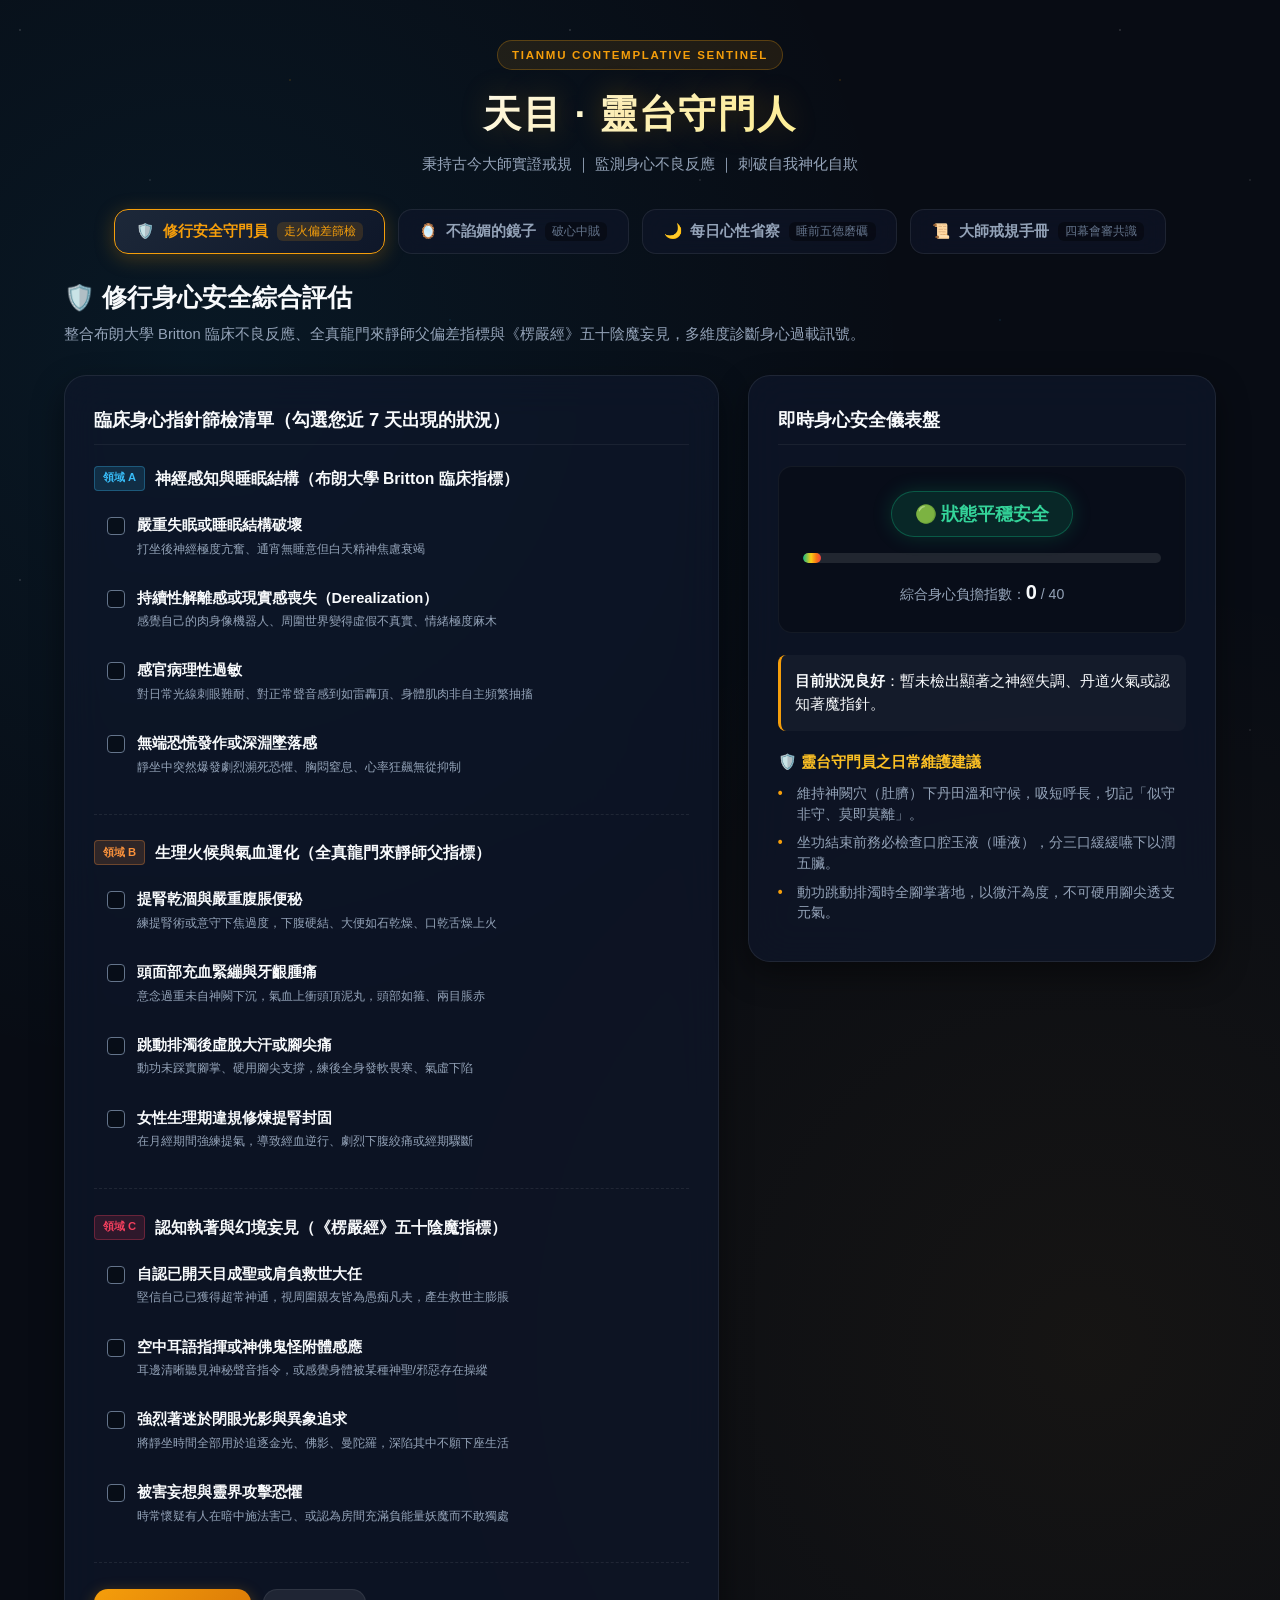
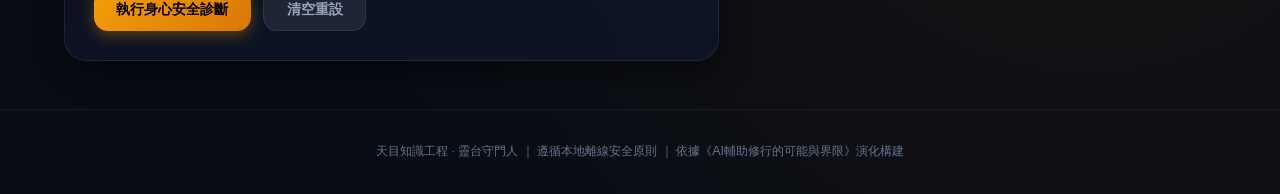
<file: sentinel/index.html>
<!DOCTYPE html>
<html lang="zh-Hant">
<head>
  <meta charset="UTF-8">
  <meta name="viewport" content="width=device-width, initial-scale=1.0">
  <title>天目 · 靈台守門人 | AI 修行安全與日常省察工具</title>
  <meta name="description" content="落實《AI輔助修行》之核心構想。整合布朗大學 Britton 59 類禪修不良反應量表、全真龍門氣功偏差指標與楞嚴五十陰魔檢測，提供走火入魔預警、不諂媚之鏡認知刺破與每日睡前心性省察。">
  <link rel="stylesheet" href="style.css">
</head>
<body>
  <div class="stars-bg"></div>

  <header class="app-header">
    <div class="header-inner">
      <div class="brand-badge">TIANMU CONTEMPLATIVE SENTINEL</div>
      <h1 class="main-title">天目 · 靈台守門人</h1>
      <p class="subtitle">秉持古今大師實證戒規 ｜ 監測身心不良反應 ｜ 刺破自我神化自欺</p>
    </div>

    <!-- Navigation Tabs -->
    <nav class="nav-tabs" id="main-nav-tabs">
      <button class="tab-btn active" data-target="tab-sentinel" id="tab-btn-sentinel">
        <span class="tab-icon">🛡️</span>
        <span class="tab-label">修行安全守門員</span>
        <span class="tab-pill">走火偏差篩檢</span>
      </button>
      <button class="tab-btn" data-target="tab-mirror" id="tab-btn-mirror">
        <span class="tab-icon">🪞</span>
        <span class="tab-label">不諂媚的鏡子</span>
        <span class="tab-pill">破心中賊</span>
      </button>
      <button class="tab-btn" data-target="tab-reflection" id="tab-btn-reflection">
        <span class="tab-icon">🌙</span>
        <span class="tab-label">每日心性省察</span>
        <span class="tab-pill">睡前五德磨礪</span>
      </button>
      <button class="tab-btn" data-target="tab-protocols" id="tab-btn-protocols">
        <span class="tab-icon">📜</span>
        <span class="tab-label">大師戒規手冊</span>
        <span class="tab-pill">四幕會審共識</span>
      </button>
    </nav>
  </header>

  <main class="app-main">

    <!-- TAB 1: 修行安全守門員 -->
    <section class="tab-content active" id="tab-sentinel">
      <div class="content-header">
        <h2>🛡️ 修行身心安全綜合評估</h2>
        <p class="lead">整合布朗大學 Britton 臨床不良反應、全真龍門來靜師父偏差指標與《楞嚴經》五十陰魔妄見，多維度診斷身心過載訊號。</p>
      </div>

      <div class="sentinel-grid">
        <!-- Form Column -->
        <div class="glass-panel form-panel">
          <h3 class="panel-title">臨床身心指針篩檢清單（勾選您近 7 天出現的狀況）</h3>

          <!-- Domain A -->
          <div class="symptom-group">
            <h4 class="group-heading">
              <span class="badge blue">領域 A</span>
              神經感知與睡眠結構（布朗大學 Britton 臨床指標）
            </h4>
            <label class="checkbox-item" id="lbl-symptom-insomnia">
              <input type="checkbox" class="symptom-checkbox" data-domain="A" data-weight="3" id="chk-symptom-insomnia">
              <span class="custom-chk"></span>
              <span class="item-text">
                <strong>嚴重失眠或睡眠結構破壞</strong>
                <small>打坐後神經極度亢奮、通宵無睡意但白天精神焦慮衰竭</small>
              </span>
            </label>
            <label class="checkbox-item" id="lbl-symptom-dissociation">
              <input type="checkbox" class="symptom-checkbox" data-domain="A" data-weight="4" id="chk-symptom-dissociation">
              <span class="custom-chk"></span>
              <span class="item-text">
                <strong>持續性解離感或現實感喪失（Derealization）</strong>
                <small>感覺自己的肉身像機器人、周圍世界變得虛假不真實、情緒極度麻木</small>
              </span>
            </label>
            <label class="checkbox-item" id="lbl-symptom-sensory">
              <input type="checkbox" class="symptom-checkbox" data-domain="A" data-weight="2" id="chk-symptom-sensory">
              <span class="custom-chk"></span>
              <span class="item-text">
                <strong>感官病理性過敏</strong>
                <small>對日常光線刺眼難耐、對正常聲音感到如雷轟頂、身體肌肉非自主頻繁抽搐</small>
              </span>
            </label>
            <label class="checkbox-item" id="lbl-symptom-panic">
              <input type="checkbox" class="symptom-checkbox" data-domain="A" data-weight="3" id="chk-symptom-panic">
              <span class="custom-chk"></span>
              <span class="item-text">
                <strong>無端恐慌發作或深淵墜落感</strong>
                <small>靜坐中突然爆發劇烈瀕死恐懼、胸悶窒息、心率狂飆無從抑制</small>
              </span>
            </label>
          </div>

          <!-- Domain B -->
          <div class="symptom-group">
            <h4 class="group-heading">
              <span class="badge amber">領域 B</span>
              生理火候與氣血運化（全真龍門來靜師父指標）
            </h4>
            <label class="checkbox-item" id="lbl-symptom-constipation">
              <input type="checkbox" class="symptom-checkbox" data-domain="B" data-weight="3" id="chk-symptom-constipation">
              <span class="custom-chk"></span>
              <span class="item-text">
                <strong>提腎乾涸與嚴重腹脹便秘</strong>
                <small>練提腎術或意守下焦過度，下腹硬結、大便如石乾燥、口乾舌燥上火</small>
              </span>
            </label>
            <label class="checkbox-item" id="lbl-symptom-headrush">
              <input type="checkbox" class="symptom-checkbox" data-domain="B" data-weight="3" id="chk-symptom-headrush">
              <span class="custom-chk"></span>
              <span class="item-text">
                <strong>頭面部充血緊繃與牙齦腫痛</strong>
                <small>意念過重未自神闕下沉，氣血上衝頭頂泥丸，頭部如箍、兩目脹赤</small>
              </span>
            </label>
            <label class="checkbox-item" id="lbl-symptom-exhaustion">
              <input type="checkbox" class="symptom-checkbox" data-domain="B" data-weight="2" id="chk-symptom-exhaustion">
              <span class="custom-chk"></span>
              <span class="item-text">
                <strong>跳動排濁後虛脫大汗或腳尖痛</strong>
                <small>動功未踩實腳掌、硬用腳尖支撐，練後全身發軟畏寒、氣虛下陷</small>
              </span>
            </label>
            <label class="checkbox-item" id="lbl-symptom-menstrual">
              <input type="checkbox" class="symptom-checkbox" data-domain="B" data-weight="4" id="chk-symptom-menstrual">
              <span class="custom-chk"></span>
              <span class="item-text">
                <strong>女性生理期違規修煉提腎封固</strong>
                <small>在月經期間強練提氣，導致經血逆行、劇烈下腹絞痛或經期驟斷</small>
              </span>
            </label>
          </div>

          <!-- Domain C -->
          <div class="symptom-group">
            <h4 class="group-heading">
              <span class="badge red">領域 C</span>
              認知執著與幻境妄見（《楞嚴經》五十陰魔指標）
            </h4>
            <label class="checkbox-item" id="lbl-symptom-grandeur">
              <input type="checkbox" class="symptom-checkbox" data-domain="C" data-weight="5" id="chk-symptom-grandeur">
              <span class="custom-chk"></span>
              <span class="item-text">
                <strong>自認已開天目成聖或肩負救世大任</strong>
                <small>堅信自己已獲得超常神通，視周圍親友皆為愚痴凡夫，產生救世主膨脹</small>
              </span>
            </label>
            <label class="checkbox-item" id="lbl-symptom-voices">
              <input type="checkbox" class="symptom-checkbox" data-domain="C" data-weight="5" id="chk-symptom-voices">
              <span class="custom-chk"></span>
              <span class="item-text">
                <strong>空中耳語指揮或神佛鬼怪附體感應</strong>
                <small>耳邊清晰聽見神秘聲音指令，或感覺身體被某種神聖/邪惡存在操縱</small>
              </span>
            </label>
            <label class="checkbox-item" id="lbl-symptom-visions">
              <input type="checkbox" class="symptom-checkbox" data-domain="C" data-weight="3" id="chk-symptom-visions">
              <span class="custom-chk"></span>
              <span class="item-text">
                <strong>強烈著迷於閉眼光影與異象追求</strong>
                <small>將靜坐時間全部用於追逐金光、佛影、曼陀羅，深陷其中不願下座生活</small>
              </span>
            </label>
            <label class="checkbox-item" id="lbl-symptom-paranoia">
              <input type="checkbox" class="symptom-checkbox" data-domain="C" data-weight="4" id="chk-symptom-paranoia">
              <span class="custom-chk"></span>
              <span class="item-text">
                <strong>被害妄想與靈界攻擊恐懼</strong>
                <small>時常懷疑有人在暗中施法害己、或認為房間充滿負能量妖魔而不敢獨處</small>
              </span>
            </label>
          </div>

          <div class="action-row">
            <button class="btn btn-primary" id="btn-run-sentinel">執行身心安全診斷</button>
            <button class="btn btn-secondary" id="btn-reset-sentinel">清空重設</button>
          </div>
        </div>

        <!-- Evaluation Results Column -->
        <div class="glass-panel result-panel" id="panel-sentinel-result">
          <h3 class="panel-title">即時身心安全儀表盤</h3>

          <div class="risk-gauge-container">
            <div class="risk-badge" id="risk-badge">🟢 狀態平穩安全</div>
            <div class="risk-meter-wrapper">
              <div class="risk-meter-bar" id="risk-meter-bar" style="width: 5%;"></div>
            </div>
            <div class="risk-score-display">
              綜合身心負擔指數：<span class="score-num" id="risk-score-val">0</span> / 40
            </div>
          </div>

          <div class="result-body" id="sentinel-prescription-area">
            <div class="status-summary" id="sentinel-status-summary">
              <strong>目前狀況良好</strong>：暫未檢出顯著之神經失調、丹道火氣或認知著魔指針。
            </div>

            <div class="prescription-box" id="sentinel-prescriptions">
              <h4 class="presc-title">🛡️ 靈台守門員之日常維護建議</h4>
              <ul class="presc-list" id="presc-list">
                <li>維持神闕穴（肚臍）下丹田溫和守候，吸短呼長，切記「似守非守、莫即莫離」。</li>
                <li>坐功結束前務必檢查口腔玉液（唾液），分三口緩緩嚥下以潤五臟。</li>
                <li>動功跳動排濁時全腳掌著地，以微汗為度，不可硬用腳尖透支元氣。</li>
              </ul>
            </div>
          </div>
        </div>
      </div>
    </section>

    <!-- TAB 2: 不諂媚的鏡子 -->
    <section class="tab-content" id="tab-mirror">
      <div class="content-header">
        <h2>🪞 不諂媚的鏡子 · 自欺刺破器</h2>
        <p class="lead">通用 AI 往往諂媚稱讚「你開悟了」。這裡只提供冷靜的客觀反思：王陽明「破心中賊」、理查·費曼「別騙自己」與克里希那穆提「條件制約」的三重質詢。</p>
      </div>

      <div class="mirror-container glass-panel">
        <div class="preset-section">
          <label class="preset-label">快速測試靈修圈常見三大自欺幻相：</label>
          <div class="preset-buttons">
            <button class="btn btn-pill" id="btn-preset-light">範例一：看見金光共振自認開悟</button>
            <button class="btn btn-pill" id="btn-preset-arrogance">範例二：覺得身邊人庸俗自己看透一切</button>
            <button class="btn btn-pill" id="btn-preset-chosen">範例三：感覺強大能量衝擊頂輪被神選中</button>
          </div>
        </div>

        <div class="input-section">
          <label for="txt-experience" class="input-label">請誠實寫下你今天在靜坐、練氣或生活中的「奇異感應 / 深刻體悟 / 境界自述」：</label>
          <textarea id="txt-experience" class="custom-textarea" rows="4" placeholder="例如：我剛才打坐時看見眉心有一團金色旋轉光芒，感覺心跳慢了下來，全身細胞都在歡樂震顫，我是不是突破到了某種高維境界？"></textarea>
          <div class="action-row">
            <button class="btn btn-primary" id="btn-pierce-mirror">照鏡質詢（打破自欺）</button>
            <button class="btn btn-secondary" id="btn-clear-mirror">清除內容</button>
          </div>
        </div>

        <!-- Piercing Mirror Cards Output -->
        <div class="pierce-results-container" id="pierce-results" style="display: none;">
          <h3 class="results-title">🪞 鏡中顯影：三大批判視角的靈魂拷問</h3>

          <div class="cards-grid">
            <!-- Card 1: 王陽明 -->
            <div class="glass-card mirror-card">
              <div class="card-head">
                <span class="avatar">🏮</span>
                <div>
                  <h4 class="card-author">王陽明 · 心學鏡片</h4>
                  <small class="card-role">致良知 ｜ 破心中賊</small>
                </div>
              </div>
              <p class="card-quote" id="mirror-yangming-text">
                「你且捫心自問：當這團光影出現時，你心底深處是不是早就在暗暗期盼看見點什麼？這個所謂的殊勝體驗，是讓你在走出房門時對父母妻兒更溫柔寬厚，還是讓你更想找個人說說、炫耀自己與眾不同？若夾了一絲自矜，這便是心中的盜賊！」
              </p>
            </div>

            <!-- Card 2: 費曼 -->
            <div class="glass-card mirror-card">
              <div class="card-head">
                <span class="avatar">🔬</span>
                <div>
                  <h4 class="card-author">理查·費曼 · 第一原理</h4>
                  <small class="card-role">非二元實證 ｜ 別騙自己</small>
                </div>
              </div>
              <p class="card-quote" id="mirror-feynman-text">
                「第一原則是你絕對不能欺騙自己，而你自己正是最容易被騙的那個人！閉上眼睛看見光斑，大概率只是視網膜感光細胞在低氧或眼球微壓下的生理放電。如果把你關在沒有任何預期的全黑房間做雙盲測試，你還敢拿身家性命押注那是宇宙能量嗎？大腦最擅長製造迎合期望的假數據。」
              </p>
            </div>

            <!-- Card 3: 克里希那穆提 -->
            <div class="glass-card mirror-card">
              <div class="card-head">
                <span class="avatar">🦅</span>
                <div>
                  <h4 class="card-author">克里希那穆提 · 拆解權威</h4>
                  <small class="card-role">真理無路 ｜ 條件制約</small>
                </div>
              </div>
              <p class="card-quote" id="mirror-krishnamurti-text">
                「你看見的那個神聖圖像，是不是剛好就是你的傳統、你的導師預先描述給你的符號？基督教修士看見聖母，道士看見丹鼎，這不是超脫，這是記憶的投影儀在牆上放映幻燈片。觀察者本身就是被觀察之物，只要還有一個『我』在享受『境界』，你就依然被鎖在虛榮的牢籠裡。」
              </p>
            </div>

            <!-- Card 4: 來靜師父 -->
            <div class="glass-card mirror-card">
              <div class="card-head">
                <span class="avatar">☯️</span>
                <div>
                  <h4 class="card-author">來靜師父 · 丹道戒尺</h4>
                  <small class="card-role">全真龍門第二十一代掌門</small>
                </div>
              </div>
              <p class="card-quote" id="mirror-laijing-text">
                「凡有所象，皆是虛妄！乃自己識神所化！舌頂上齶，口中有無清香甘甜的玉液湧出？下座後大便乾不乾？若肚子發脹、嘴巴發苦，只有腦袋發熱，這不叫神仙境界，這叫虛火上炎識神著魔！立刻下地散步，喝大杯溫水，見如不見，自然消災！」
              </p>
            </div>
          </div>
        </div>
      </div>
    </section>

    <!-- TAB 3: 每日心性省察 -->
    <section class="tab-content" id="tab-reflection">
      <div class="content-header">
        <h2>🌙 每日睡前心性省察 · 事上磨礪</h2>
        <p class="lead">不問今天坐了多久、有何境界，只問今天這顆心正不正？哪裡夾了私欲？哪裡動了傲慢與嗔念？</p>
      </div>

      <div class="reflection-grid">
        <!-- Sliders Form -->
        <div class="glass-panel sliders-panel">
          <h3 class="panel-title">今日五德心性審查（1–5 分自我客觀評量）</h3>

          <!-- Slider 1 -->
          <div class="slider-group">
            <div class="slider-head">
              <label for="sld-humility" class="slider-label">① 謙遜自抑（破傲慢 / 平等心）</label>
              <span class="slider-val" id="val-humility">3 / 5</span>
            </div>
            <p class="slider-hint">今天是否覺得自己比身邊人深刻、清高、高人一等？面對批評時是否急於辯解？</p>
            <input type="range" id="sld-humility" class="custom-range" min="1" max="5" value="3">
          </div>

          <!-- Slider 2 -->
          <div class="slider-group">
            <div class="slider-head">
              <label for="sld-contentment" class="slider-label">② 清心自足（戒貪求 / 止妄念）</label>
              <span class="slider-val" id="val-contentment">3 / 5</span>
            </div>
            <p class="slider-hint">今天是否為了名聲、讚賞、境界進展產生焦慮渴求？是否為得失患得患失？</p>
            <input type="range" id="sld-contentment" class="custom-range" min="1" max="5" value="3">
          </div>

          <!-- Slider 3 -->
          <div class="slider-group">
            <div class="slider-head">
              <label for="sld-peace" class="slider-label">③ 和顏息怒（化嗔恚 / 破怨氣）</label>
              <span class="slider-val" id="val-peace">3 / 5</span>
            </div>
            <p class="slider-hint">今天面對被冒犯、被阻礙或被冷落時，內心是否生起怨恨忿怒？能否在三秒內覺察？</p>
            <input type="range" id="sld-peace" class="custom-range" min="1" max="5" value="3">
          </div>

          <!-- Slider 4 -->
          <div class="slider-group">
            <div class="slider-head">
              <label for="sld-sincerity" class="slider-label">④ 誠實不欺（破自欺 / 慎獨）</label>
              <span class="slider-val" id="val-sincerity">4 / 5</span>
            </div>
            <p class="slider-hint">今天言行是否一致？是否在無人看見處放逸？是否為了面子粉飾自己的過失？</p>
            <input type="range" id="sld-sincerity" class="custom-range" min="1" max="5" value="4">
          </div>

          <!-- Slider 5 -->
          <div class="slider-group">
            <div class="slider-head">
              <label for="sld-diligence" class="slider-label">⑤ 本分精進（消懈怠 / 事上磨）</label>
              <span class="slider-val" id="val-diligence">3 / 5</span>
            </div>
            <p class="slider-hint">今天世俗工作與家庭責任是否認真盡責？作息是否規律節制、無端虛度？</p>
            <input type="range" id="sld-diligence" class="custom-range" min="1" max="5" value="3">
          </div>

          <!-- Diary Textarea -->
          <div class="diary-input-group">
            <label for="txt-reflection-note" class="input-label">今日具體過咎與起心動念實錄（事上磨日記）：</label>
            <textarea id="txt-reflection-note" class="custom-textarea" rows="3" placeholder="例如：下午開會時，主管質疑我的方案，我當下臉色一沉，心中暗罵他不懂專業（動了嗔怒與傲慢）。回家後靜下心想，其實是我害怕自己方案的漏洞被拆穿。"></textarea>
          </div>

          <div class="action-row">
            <button class="btn btn-primary" id="btn-save-reflection">儲存今日省察手記</button>
            <button class="btn btn-secondary" id="btn-export-reflections">導出所有歷史紀錄</button>
          </div>
        </div>

        <!-- Radar Chart Column -->
        <div class="glass-panel chart-panel">
          <h3 class="panel-title">今日心性星芒雷達圖</h3>
          <div class="svg-chart-container">
            <svg id="radar-chart-svg" viewBox="0 0 400 400" class="radar-svg">
              <!-- Dynamically generated via app.js -->
            </svg>
          </div>

          <div class="reflection-history-section">
            <h4 class="history-title">歷史省察流水帳（本地存檔）</h4>
            <div class="history-list" id="history-items-container">
              <p class="empty-hint">尚無歷史手記，完成今天的第一篇省察吧！</p>
            </div>
          </div>
        </div>
      </div>
    </section>

    <!-- TAB 4: 大師戒規手冊 -->
    <section class="tab-content" id="tab-protocols">
      <div class="content-header">
        <h2>📜 大師戒規手冊 · 四幕會審共識</h2>
        <p class="lead">匯聚克什米爾濕婆派、全真龍門丹道、現代神經減害醫學與第一性原則之精華規約。</p>
      </div>

      <div class="protocols-grid">
        <!-- Protocol 1 -->
        <div class="glass-card protocol-card">
          <h3 class="proto-title">☯️ 全真龍門百日築基三大戒律（來靜師父）</h3>
          <ul class="proto-list">
            <li><strong>神闕為根</strong>：初階練功一律以肚臍神闕穴為下手法，吸短呼長，以意送氣，似守非守。</li>
            <li><strong>驗證在津</strong>：每一次練功必檢驗口腔玉液。若津液甘冽湧出為真火；若口乾舌燥心煩，即為假火偏差。</li>
            <li><strong>誠實處方</strong>：提腎術過猛必便秘，立刻大劑量補充維他命 C 與停練；女性生理期絕對禁練。</li>
          </ul>
        </div>

        <!-- Protocol 2 -->
        <div class="glass-card protocol-card">
          <h3 class="proto-title">🔱 三脈四方便階梯論（Abhinavagupta）</h3>
          <ul class="proto-list">
            <li><strong>不費力是頂樓，不是梯子</strong>：上智者一念契入 Anupāya（無方便），但凡夫不可躐等廢止 Āṇava 粗重調息。</li>
            <li><strong>美感即解脫之影</strong>：審美狂喜（Camatkāra）乃神妙自覺，修行切莫化為枯木死灰的厭世苦行。</li>
            <li><strong>一切外道各安其諦</strong>：不同門派只是停留於不同的宇宙顯發範疇（tattva），無需互相攻訐。</li>
          </ul>
        </div>

        <!-- Protocol 3 -->
        <div class="glass-card protocol-card">
          <h3 class="proto-title">🏥 布朗大學神經減害守則（Willoughby Britton）</h3>
          <ul class="proto-list">
            <li><strong>警惕意識形態權力</strong>：任何將失眠、恐慌、解離感美化為「靈性覺醒」的導師，皆具危險性。</li>
            <li><strong>及時踩剎車</strong>：一旦出現現實感喪失或無法睡眠，堅決終止密集打坐，增加負重運動與重口味飲食。</li>
            <li><strong>高成就者是高危族群</strong>：對冥想越狂熱、越想「速成突破」的高功能人士，越容易發生急性精神崩潰。</li>
          </ul>
        </div>

        <!-- Protocol 4 -->
        <div class="glass-card protocol-card">
          <h3 class="proto-title">📐 反自欺與檢查分母原則（費曼 & 寫作檢查規範）</h3>
          <ul class="proto-list">
            <li><strong>同一個方法不能自己為自己作證</strong>：僅在同一套封閉體系內能驗證的感應，在邏輯上屬於循環論證。</li>
            <li><strong>檢查母體分母</strong>：任何「每次打坐都很準」的主張，先審查自己忽略了多少次失準與走神。</li>
            <li><strong>事上磨是唯一試金石</strong>：修行不在蒲團有多久，在於走入生活被冒犯時，能否不起瞋心。</li>
          </ul>
        </div>
      </div>
    </section>

  </main>

  <footer class="app-footer">
    <p>天目知識工程 · 靈台守門人 ｜ 遵循本地離線安全原則 ｜ 依據《AI輔助修行的可能與界限》演化構建</p>
  </footer>

  <script src="app.js"></script>
</body>
</html>
</file>
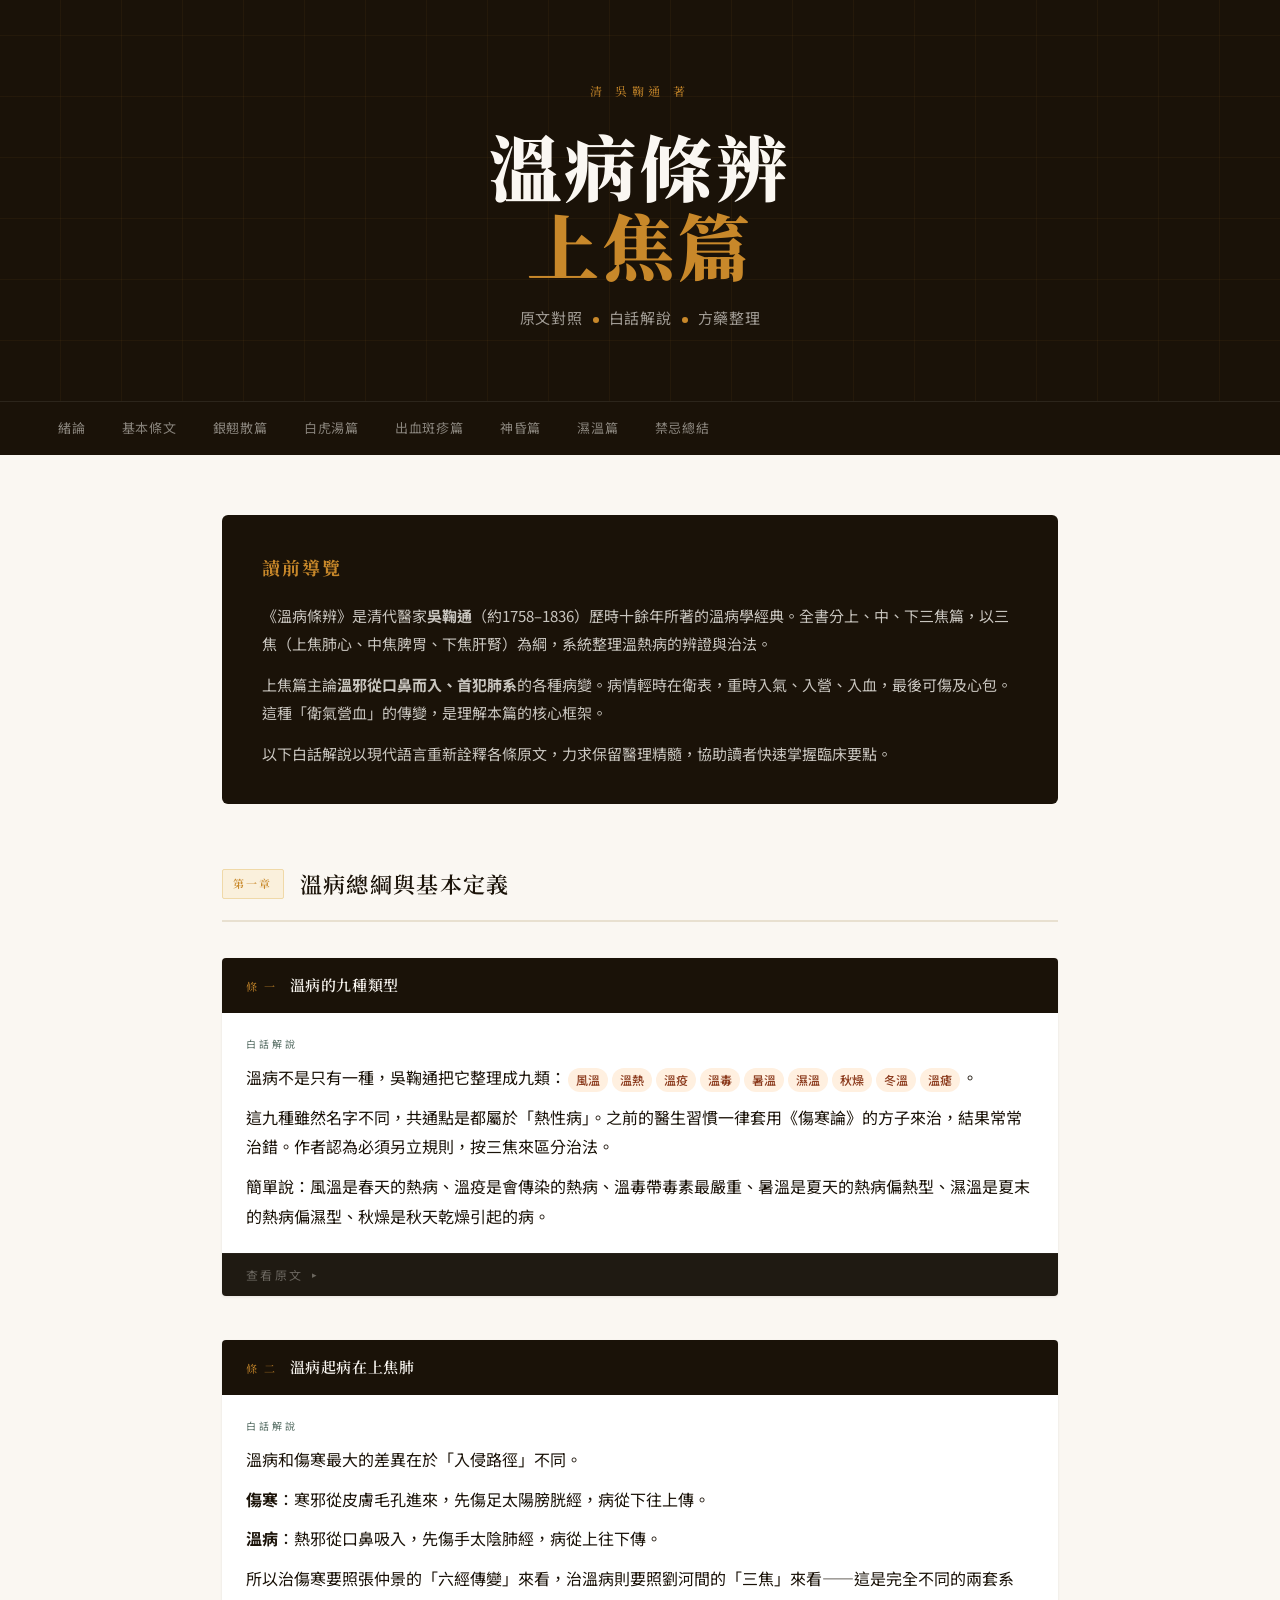
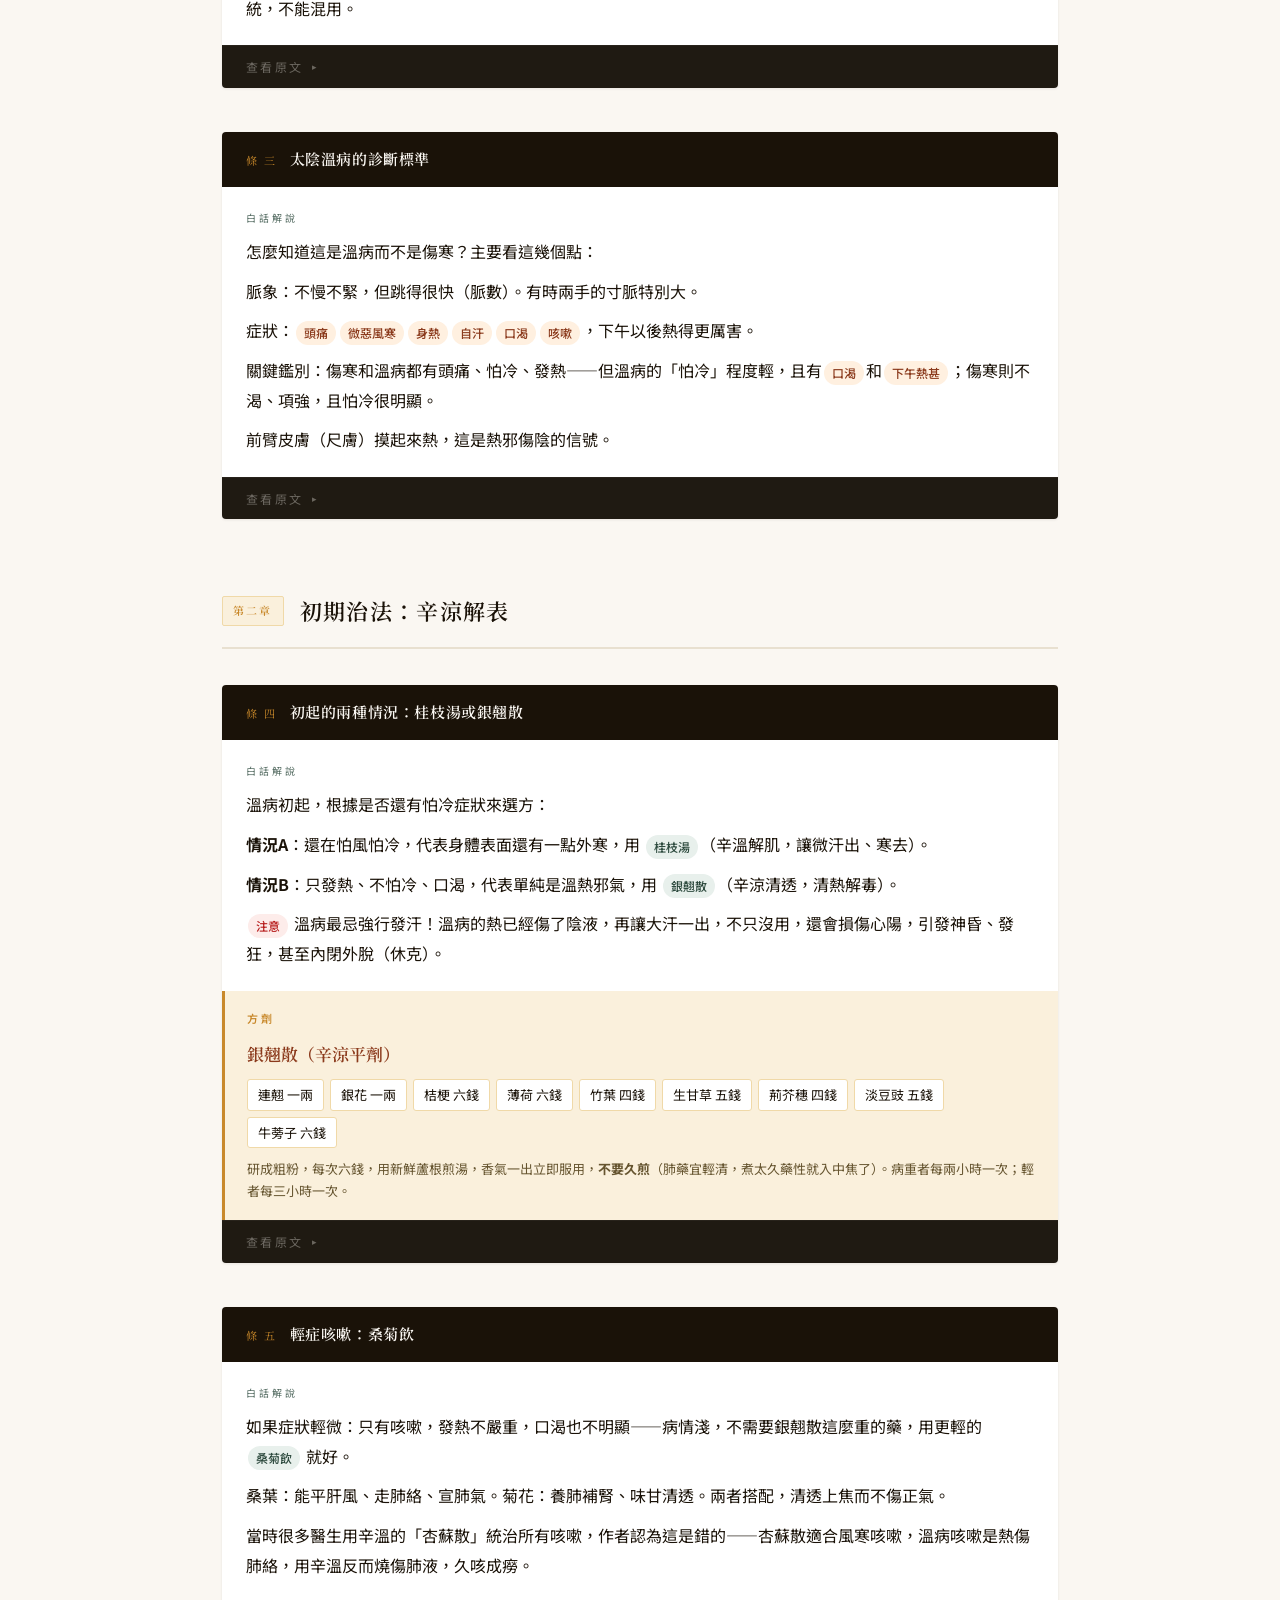
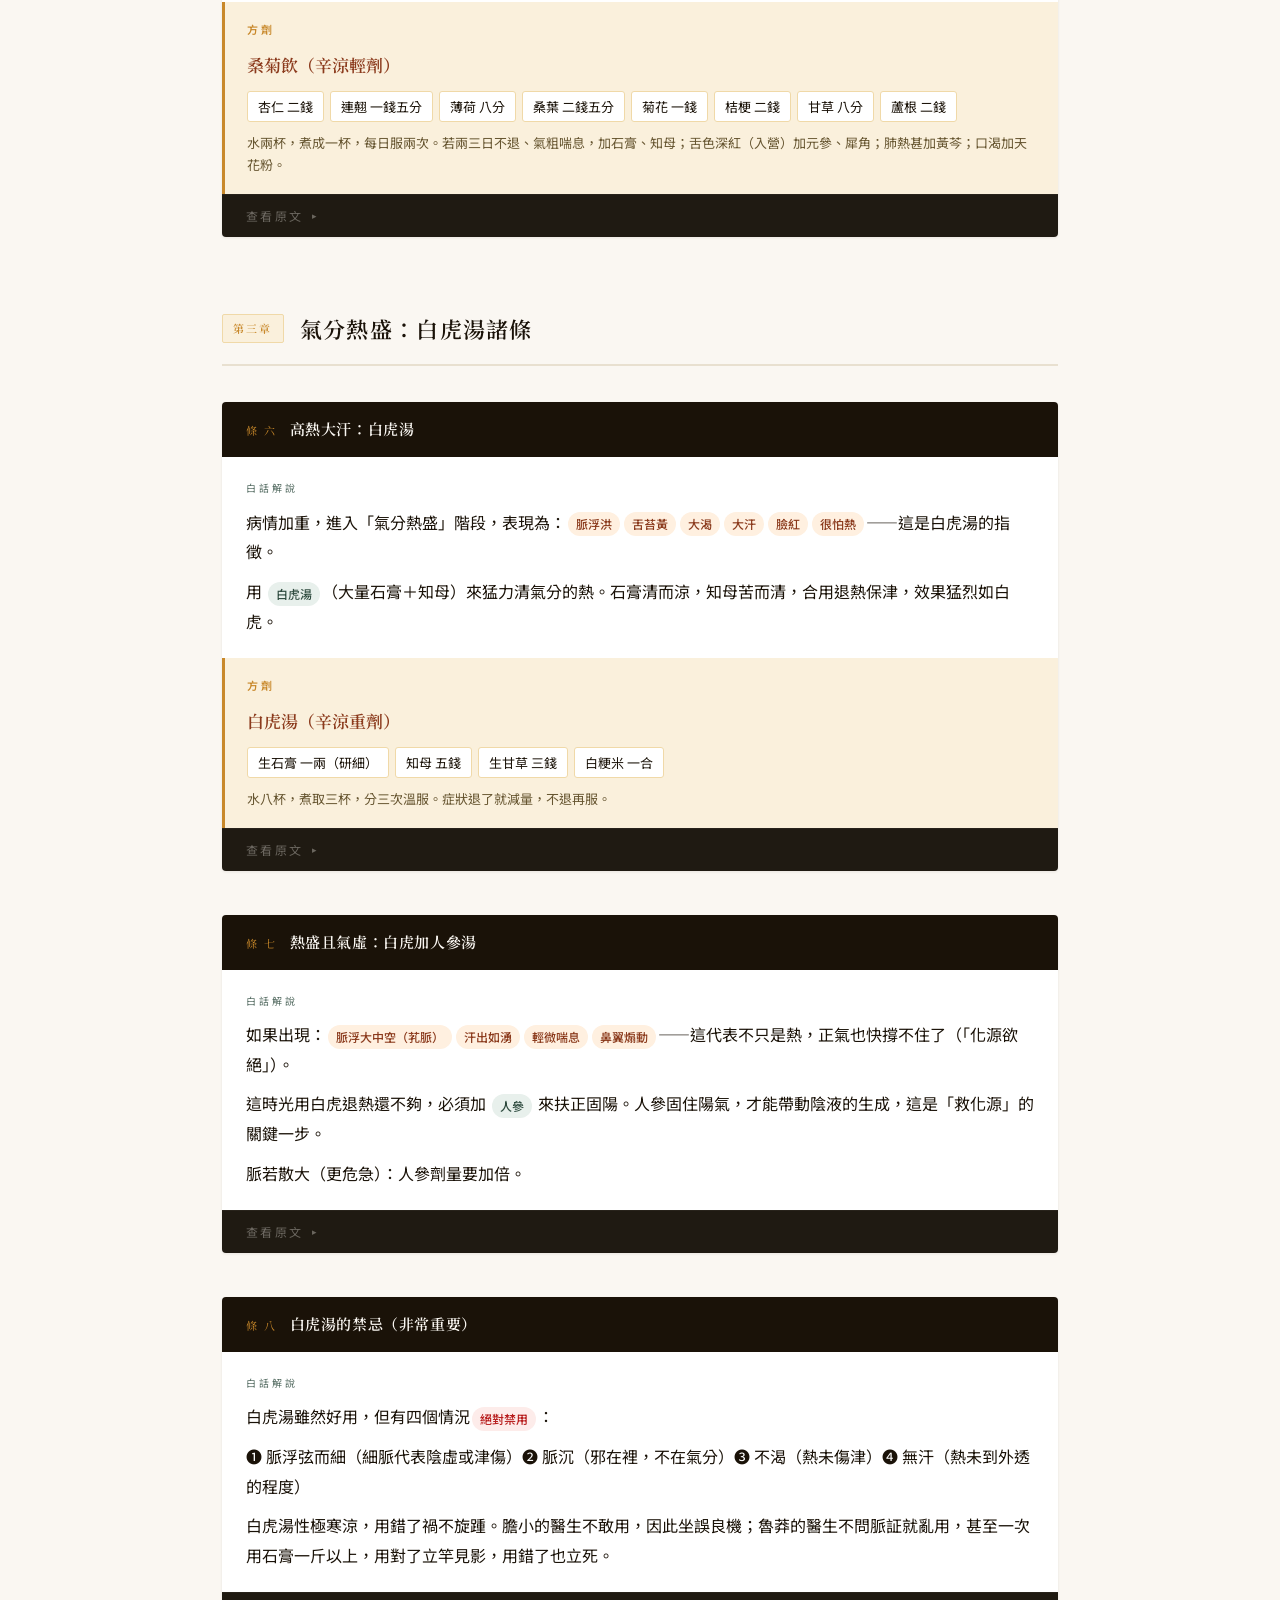
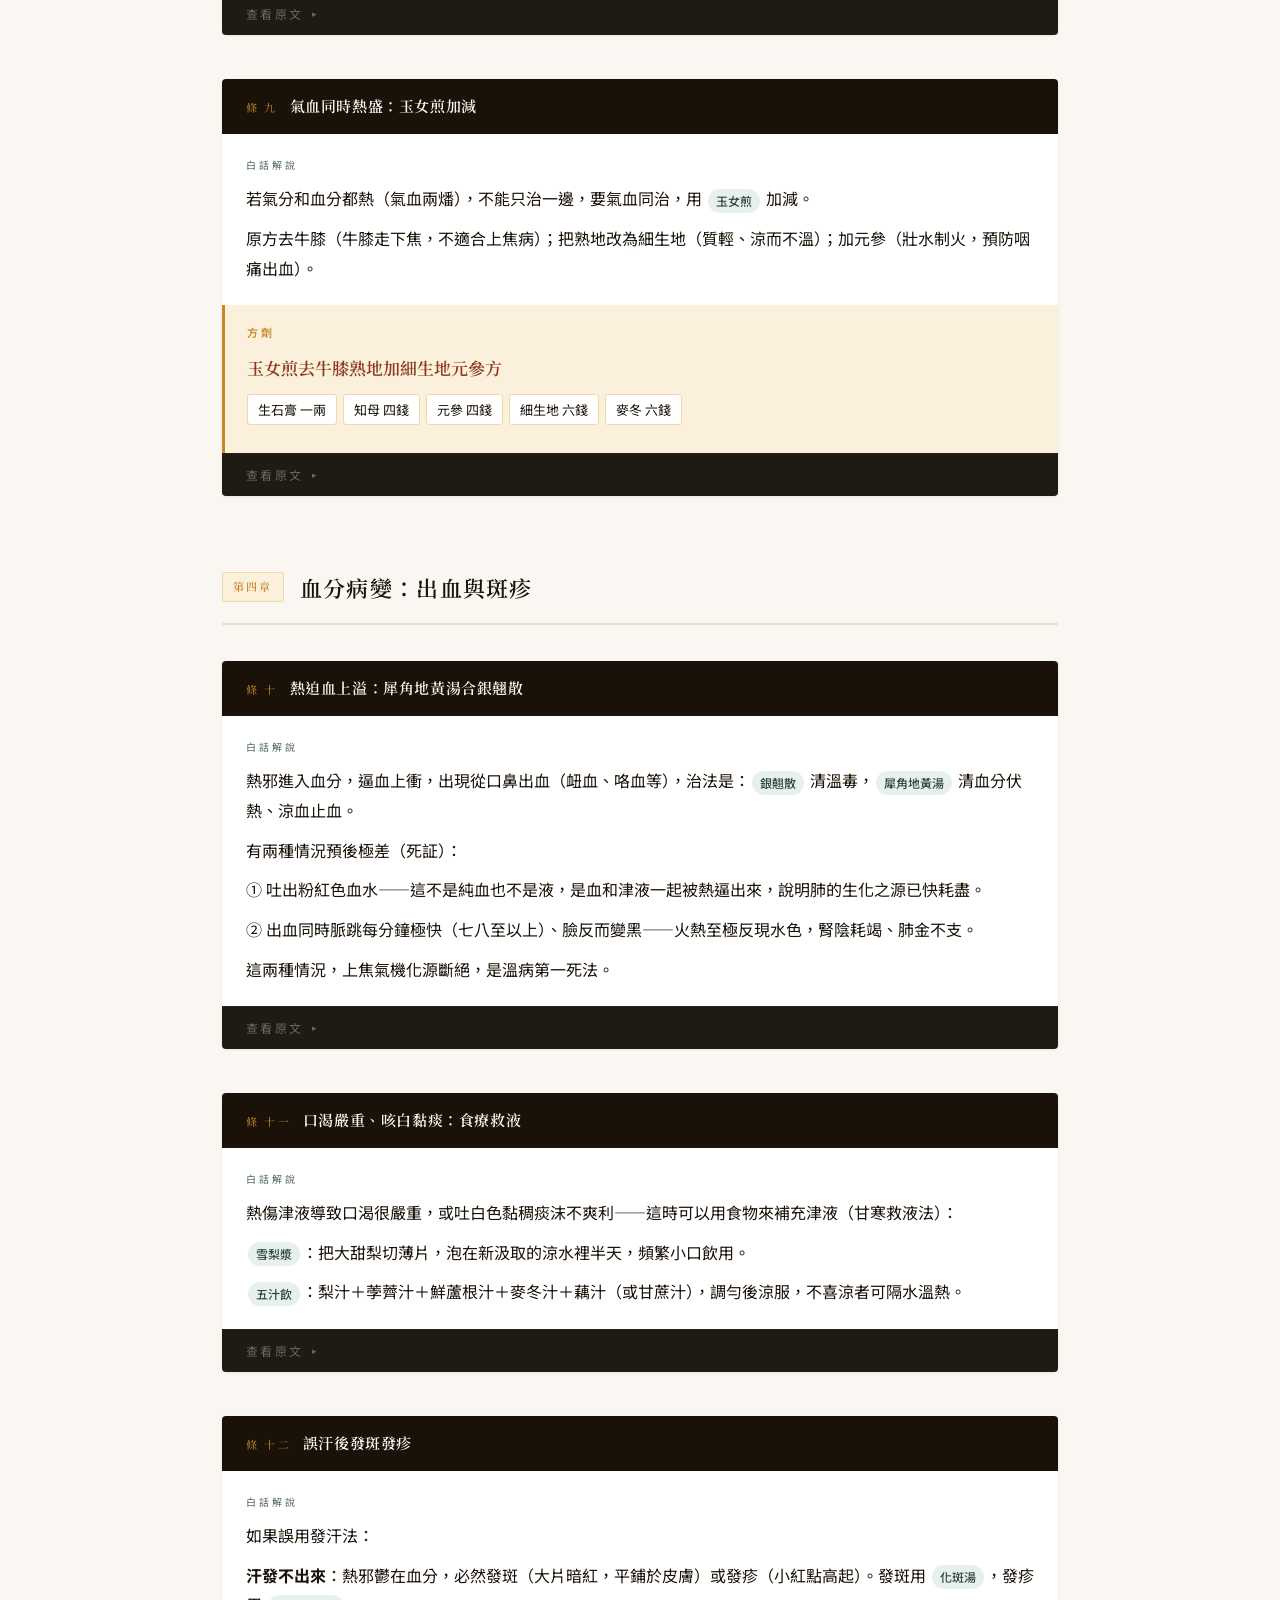
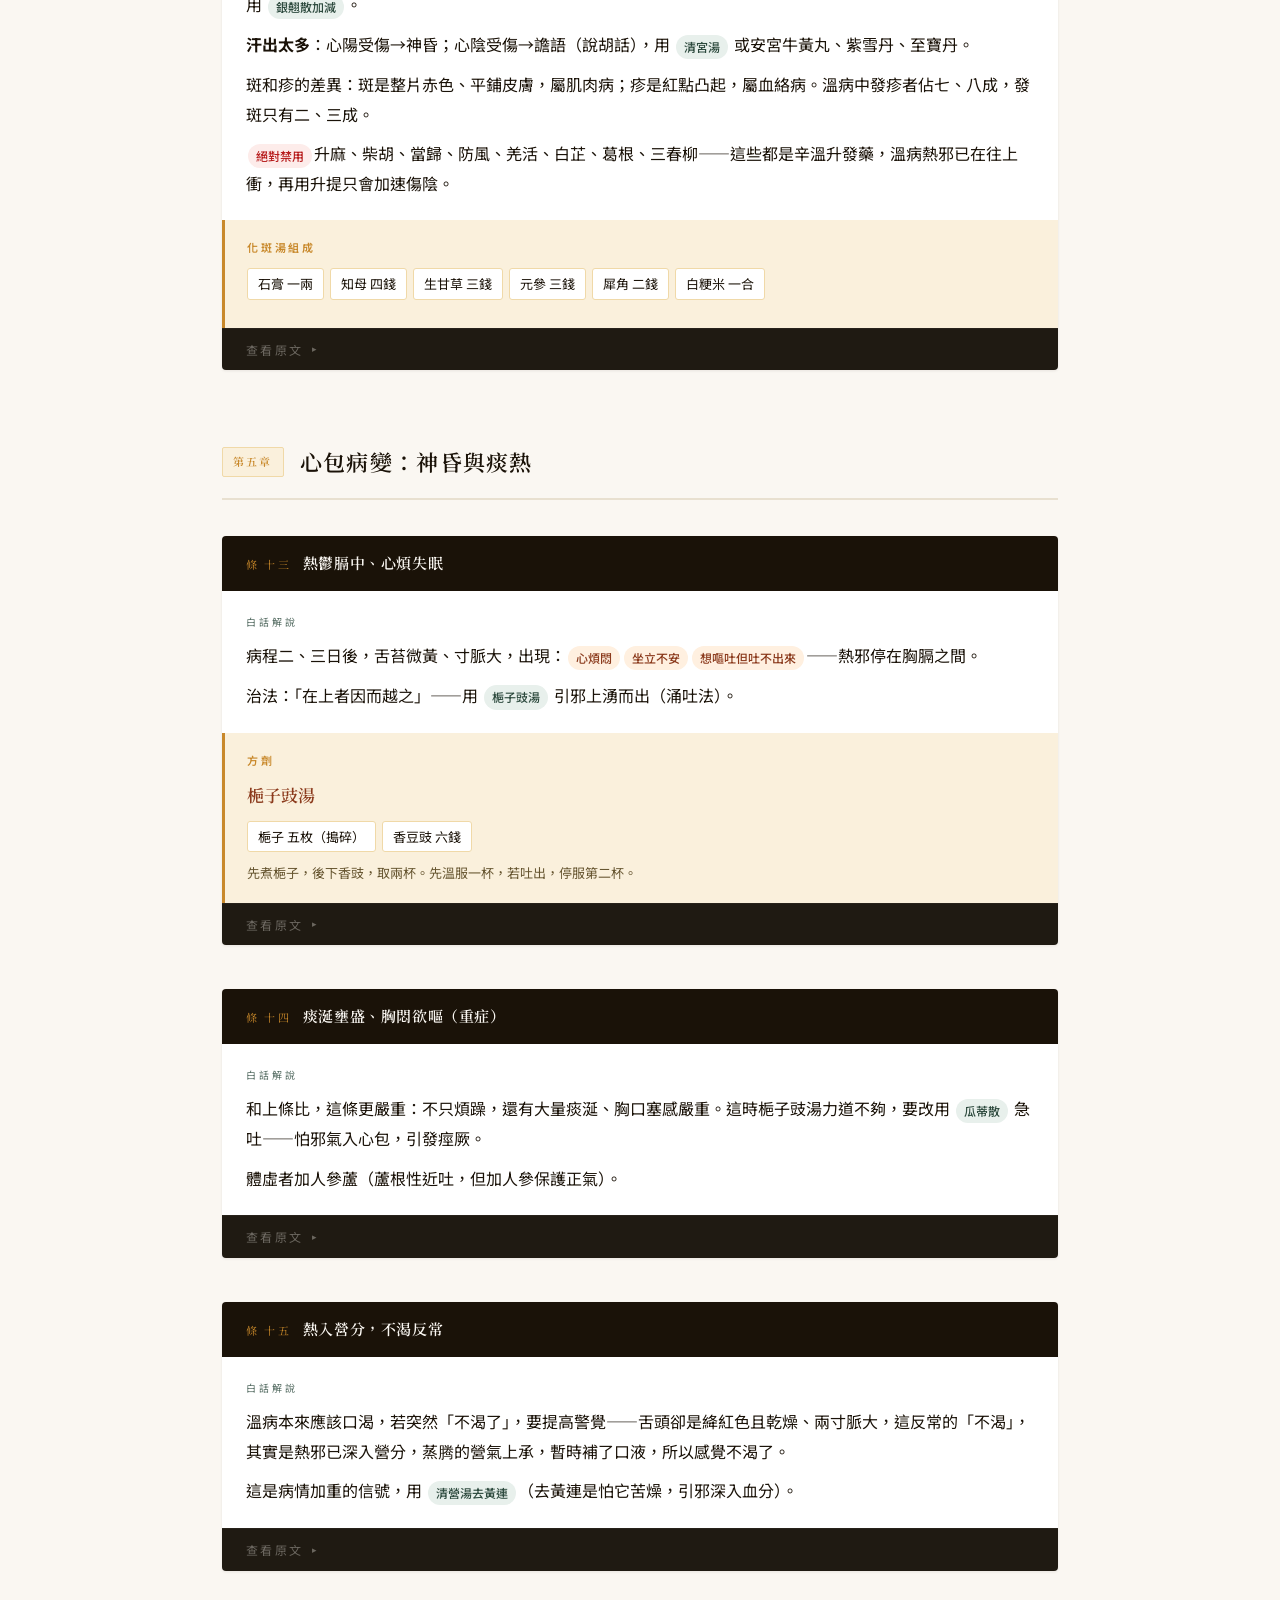
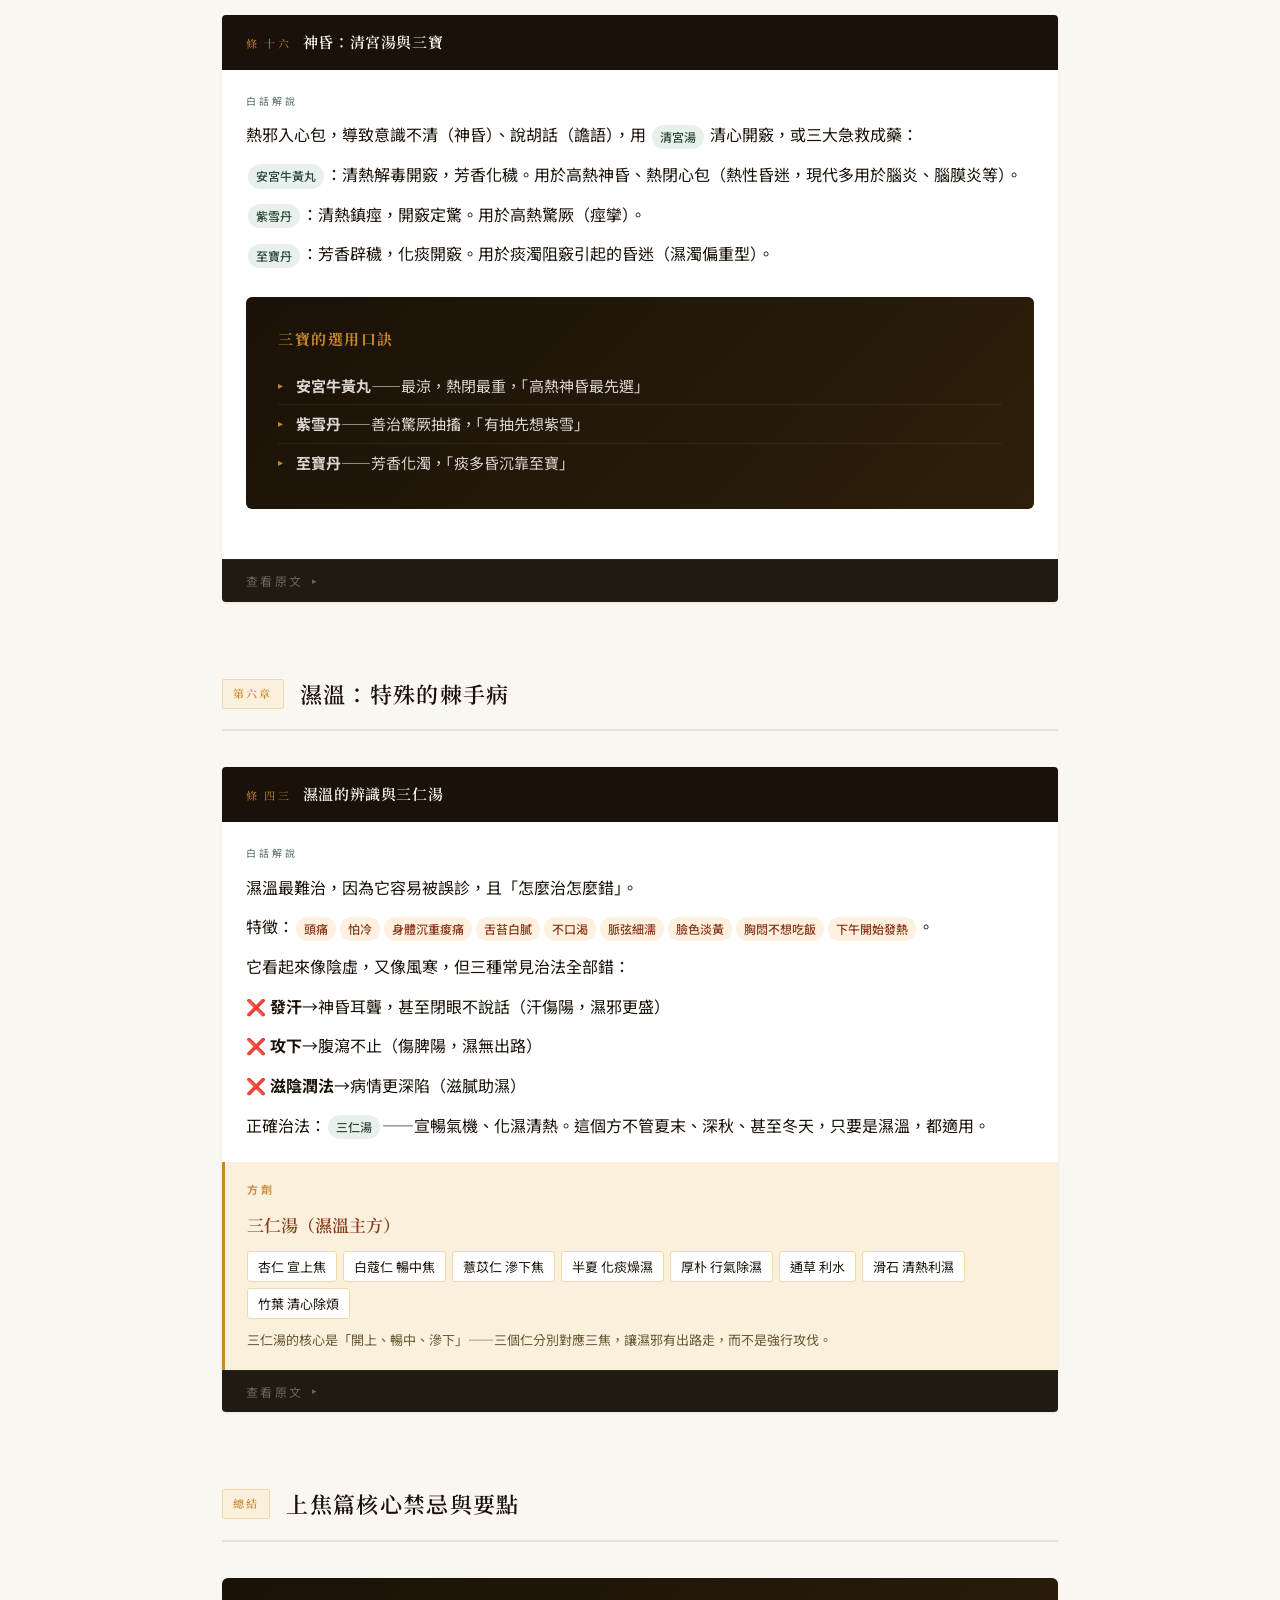
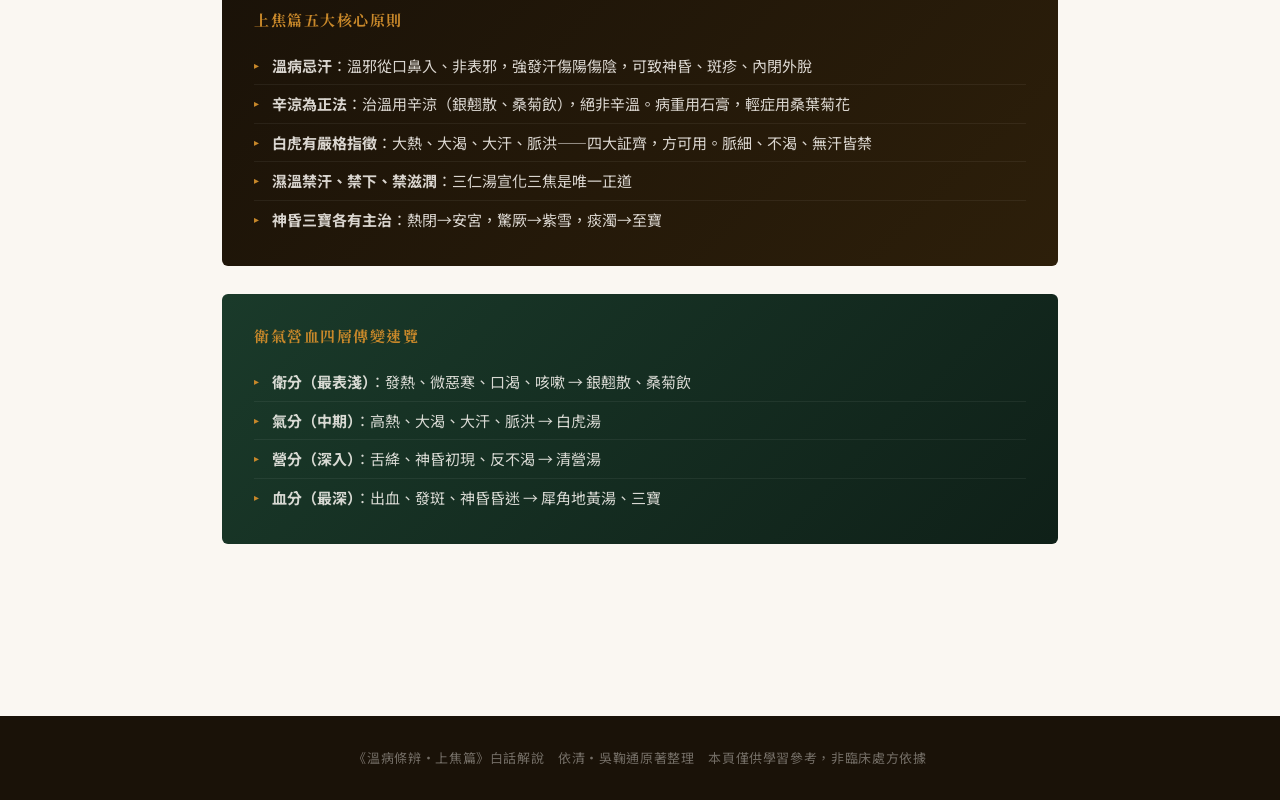
<file: shangjiaobian.html>
<!DOCTYPE html>
<html lang="zh-Hant">
<head>
<meta charset="UTF-8">
<meta name="viewport" content="width=device-width, initial-scale=1.0">
<title>溫病條辨・上焦篇｜白話解說</title>
<style>
  @import url('https://fonts.googleapis.com/css2?family=Noto+Serif+TC:wght@300;400;600;900&family=Noto+Sans+TC:wght@300;400;500&display=swap');

  :root {
    --ink:        #1a1208;
    --paper:      #faf7f2;
    --amber:      #c8882a;
    --amber-soft: #f0d9a8;
    --amber-pale: #faf0dc;
    --rust:       #8b3a1c;
    --mist:       #e8e0d0;
    --pine:       #2d4a3e;
    --pine-pale:  #e8f0ec;
  }

  * { box-sizing: border-box; margin: 0; padding: 0; }

  html { scroll-behavior: smooth; }

  body {
    background: var(--paper);
    color: var(--ink);
    font-family: 'Noto Sans TC', sans-serif;
    font-size: 17px;
    line-height: 1.8;
  }

  /* ── HERO ── */
  .hero {
    background: var(--ink);
    color: var(--paper);
    padding: 80px 40px 70px;
    text-align: center;
    position: relative;
    overflow: hidden;
  }
  .hero::before {
    content: '';
    position: absolute;
    inset: 0;
    background:
      repeating-linear-gradient(90deg, transparent, transparent 60px, rgba(200,136,42,.06) 60px, rgba(200,136,42,.06) 61px),
      repeating-linear-gradient(0deg,  transparent, transparent 60px, rgba(200,136,42,.06) 60px, rgba(200,136,42,.06) 61px);
  }
  .hero-tag {
    font-family: 'Noto Serif TC', serif;
    font-size: 12px;
    letter-spacing: .4em;
    color: var(--amber);
    text-transform: uppercase;
    margin-bottom: 24px;
    position: relative;
  }
  .hero h1 {
    font-family: 'Noto Serif TC', serif;
    font-size: clamp(36px, 6vw, 72px);
    font-weight: 900;
    letter-spacing: .05em;
    line-height: 1.1;
    position: relative;
  }
  .hero h1 em {
    font-style: normal;
    color: var(--amber);
  }
  .hero-sub {
    margin-top: 20px;
    font-size: 15px;
    color: rgba(250,247,242,.6);
    letter-spacing: .05em;
    position: relative;
  }
  .hero-dot {
    display: inline-block;
    width: 6px; height: 6px;
    background: var(--amber);
    border-radius: 50%;
    margin: 0 10px;
    vertical-align: middle;
  }

  /* ── NAV ── */
  .toc-bar {
    background: var(--ink);
    padding: 0 40px;
    display: flex;
    gap: 0;
    overflow-x: auto;
    border-top: 1px solid rgba(255,255,255,.08);
  }
  .toc-bar a {
    color: rgba(250,247,242,.5);
    text-decoration: none;
    font-size: 13px;
    letter-spacing: .06em;
    padding: 14px 18px;
    white-space: nowrap;
    border-bottom: 2px solid transparent;
    transition: color .2s, border-color .2s;
  }
  .toc-bar a:hover { color: var(--amber); border-bottom-color: var(--amber); }

  /* ── MAIN LAYOUT ── */
  .content {
    max-width: 900px;
    margin: 0 auto;
    padding: 60px 32px 100px;
  }

  /* ── SECTION ── */
  .chapter {
    margin-bottom: 72px;
  }
  .chapter-head {
    display: flex;
    align-items: center;
    gap: 16px;
    margin-bottom: 36px;
    padding-bottom: 16px;
    border-bottom: 2px solid var(--mist);
  }
  .chapter-num {
    font-family: 'Noto Serif TC', serif;
    font-size: 11px;
    font-weight: 600;
    letter-spacing: .2em;
    color: var(--amber);
    background: var(--amber-pale);
    border: 1px solid var(--amber-soft);
    padding: 4px 10px;
    border-radius: 2px;
    flex-shrink: 0;
  }
  .chapter-head h2 {
    font-family: 'Noto Serif TC', serif;
    font-size: 22px;
    font-weight: 600;
    letter-spacing: .06em;
  }

  /* ── CONDITION CARD ── */
  .condition {
    margin-bottom: 44px;
    border-radius: 4px;
    overflow: hidden;
    box-shadow: 0 1px 3px rgba(26,18,8,.08);
  }
  .condition-header {
    background: var(--ink);
    color: var(--paper);
    padding: 16px 24px;
    display: flex;
    align-items: baseline;
    gap: 12px;
  }
  .cond-num {
    font-family: 'Noto Serif TC', serif;
    font-size: 11px;
    color: var(--amber);
    letter-spacing: .2em;
    flex-shrink: 0;
    margin-top: 2px;
  }
  .cond-title {
    font-family: 'Noto Serif TC', serif;
    font-size: 15px;
    font-weight: 600;
    line-height: 1.5;
    letter-spacing: .04em;
  }

  .original-block {
    background: #1f1a12;
    padding: 18px 24px;
    font-family: 'Noto Serif TC', serif;
    font-size: 14px;
    color: rgba(250,247,242,.55);
    line-height: 1.9;
    letter-spacing: .04em;
    border-top: 1px solid rgba(255,255,255,.04);
  }
  .original-block .orig-label {
    font-size: 10px;
    letter-spacing: .3em;
    color: var(--amber);
    opacity: .7;
    display: block;
    margin-bottom: 8px;
  }

  .plain-block {
    padding: 22px 24px;
    background: #fff;
    line-height: 1.85;
    font-size: 16px;
  }
  .plain-block .plain-label {
    font-size: 10px;
    letter-spacing: .3em;
    color: var(--pine);
    opacity: .8;
    display: block;
    margin-bottom: 10px;
  }
  .plain-block p { margin-bottom: 10px; }
  .plain-block p:last-child { margin-bottom: 0; }

  /* tags inside plain */
  .tag-sym {
    display: inline-block;
    background: #fff0e0;
    color: var(--rust);
    font-size: 12px;
    font-weight: 500;
    padding: 1px 8px;
    border-radius: 20px;
    margin: 1px 2px;
    vertical-align: middle;
  }
  .tag-herb {
    display: inline-block;
    background: var(--pine-pale);
    color: var(--pine);
    font-size: 12px;
    font-weight: 500;
    padding: 1px 8px;
    border-radius: 20px;
    margin: 1px 2px;
    vertical-align: middle;
  }
  .tag-warn {
    display: inline-block;
    background: #fdecea;
    color: #b71c1c;
    font-size: 12px;
    font-weight: 500;
    padding: 1px 8px;
    border-radius: 20px;
    margin: 1px 2px;
    vertical-align: middle;
  }

  /* ── PRESCRIPTION ── */
  .rx-block {
    background: var(--amber-pale);
    border-left: 3px solid var(--amber);
    padding: 18px 22px;
    font-size: 14px;
  }
  .rx-block .rx-label {
    font-size: 11px;
    letter-spacing: .25em;
    color: var(--amber);
    font-weight: 600;
    margin-bottom: 10px;
    display: block;
  }
  .rx-name {
    font-family: 'Noto Serif TC', serif;
    font-size: 17px;
    font-weight: 600;
    color: var(--rust);
    margin-bottom: 10px;
  }
  .rx-herbs {
    display: flex;
    flex-wrap: wrap;
    gap: 6px;
    margin-bottom: 10px;
  }
  .rx-herb-tag {
    background: #fff;
    border: 1px solid var(--amber-soft);
    color: var(--ink);
    font-size: 13px;
    padding: 3px 10px;
    border-radius: 3px;
  }
  .rx-note {
    font-size: 13px;
    color: #665530;
    line-height: 1.7;
    margin-top: 8px;
  }

  /* ── SPECIAL BOX ── */
  .special-box {
    background: linear-gradient(135deg, #1a1208 0%, #2d1f0a 100%);
    color: var(--paper);
    border-radius: 6px;
    padding: 28px 32px;
    margin: 28px 0;
  }
  .special-box h3 {
    font-family: 'Noto Serif TC', serif;
    font-size: 15px;
    color: var(--amber);
    letter-spacing: .1em;
    margin-bottom: 14px;
  }
  .special-box ul {
    list-style: none;
    padding: 0;
  }
  .special-box ul li {
    padding: 6px 0 6px 18px;
    position: relative;
    font-size: 15px;
    color: rgba(250,247,242,.85);
    line-height: 1.7;
    border-bottom: 1px solid rgba(255,255,255,.06);
  }
  .special-box ul li:last-child { border-bottom: none; }
  .special-box ul li::before {
    content: '▸';
    position: absolute;
    left: 0;
    color: var(--amber);
    font-size: 10px;
    top: 9px;
  }

  /* ── INTRO ── */
  .intro-section {
    background: var(--ink);
    color: var(--paper);
    border-radius: 6px;
    padding: 36px 40px;
    margin-bottom: 60px;
  }
  .intro-section h2 {
    font-family: 'Noto Serif TC', serif;
    font-size: 18px;
    color: var(--amber);
    letter-spacing: .12em;
    margin-bottom: 18px;
  }
  .intro-section p {
    font-size: 15px;
    line-height: 1.9;
    color: rgba(250,247,242,.78);
    margin-bottom: 12px;
  }
  .intro-section p:last-child { margin-bottom: 0; }

  /* ── FOOTER ── */
  footer {
    background: var(--ink);
    color: rgba(250,247,242,.4);
    text-align: center;
    padding: 30px;
    font-size: 13px;
    letter-spacing: .05em;
  }

  /* ── COLLAPSE TOGGLE ── */
  details { }
  details summary {
    cursor: pointer;
    list-style: none;
  }
  details summary::-webkit-details-marker { display: none; }
  .orig-toggle {
    background: #1f1a12;
    padding: 10px 24px;
    font-size: 12px;
    color: rgba(250,247,242,.35);
    letter-spacing: .2em;
    cursor: pointer;
    user-select: none;
    border-top: 1px solid rgba(255,255,255,.04);
    display: flex;
    align-items: center;
    gap: 8px;
  }
  .orig-toggle::after {
    content: '▸';
    font-size: 9px;
    transition: transform .2s;
  }
  details[open] .orig-toggle::after { transform: rotate(90deg); }
  .orig-toggle:hover { color: rgba(250,247,242,.6); }

  @media (max-width: 600px) {
    .hero { padding: 60px 24px 50px; }
    .content { padding: 40px 20px 80px; }
    .intro-section { padding: 26px 22px; }
    .condition-header { padding: 14px 18px; }
    .plain-block, .original-block { padding: 16px 18px; }
    .rx-block { padding: 16px 18px; }
    .special-box { padding: 22px 20px; }
  }
</style>
</head>
<body>

<!-- HERO -->
<header class="hero">
  <p class="hero-tag">清 吳鞠通 著</p>
  <h1>溫病條辨<br><em>上焦篇</em></h1>
  <p class="hero-sub">原文對照<span class="hero-dot"></span>白話解說<span class="hero-dot"></span>方藥整理</p>
</header>

<!-- NAV -->
<nav class="toc-bar">
  <a href="#intro">緒論</a>
  <a href="#basic">基本條文</a>
  <a href="#yinqiao">銀翹散篇</a>
  <a href="#baihu">白虎湯篇</a>
  <a href="#bleeding">出血斑疹篇</a>
  <a href="#shenhun">神昏篇</a>
  <a href="#shidu">濕溫篇</a>
  <a href="#warning">禁忌總結</a>
</nav>

<main class="content">

  <!-- INTRO -->
  <section class="intro-section" id="intro">
    <h2>讀前導覽</h2>
    <p>《溫病條辨》是清代醫家<strong>吳鞠通</strong>（約1758–1836）歷時十餘年所著的溫病學經典。全書分上、中、下三焦篇，以三焦（上焦肺心、中焦脾胃、下焦肝腎）為綱，系統整理溫熱病的辨證與治法。</p>
    <p>上焦篇主論<strong>溫邪從口鼻而入、首犯肺系</strong>的各種病變。病情輕時在衛表，重時入氣、入營、入血，最後可傷及心包。這種「衛氣營血」的傳變，是理解本篇的核心框架。</p>
    <p>以下白話解說以現代語言重新詮釋各條原文，力求保留醫理精髓，協助讀者快速掌握臨床要點。</p>
  </section>

  <!-- CHAPTER 1 -->
  <section class="chapter" id="basic">
    <div class="chapter-head">
      <span class="chapter-num">第一章</span>
      <h2>溫病總綱與基本定義</h2>
    </div>

    <!-- 條1 -->
    <div class="condition">
      <div class="condition-header">
        <span class="cond-num">條 一</span>
        <span class="cond-title">溫病的九種類型</span>
      </div>
      <div class="plain-block">
        <span class="plain-label">白話解說</span>
        <p>溫病不是只有一種，吳鞠通把它整理成九類：<span class="tag-sym">風溫</span><span class="tag-sym">溫熱</span><span class="tag-sym">溫疫</span><span class="tag-sym">溫毒</span><span class="tag-sym">暑溫</span><span class="tag-sym">濕溫</span><span class="tag-sym">秋燥</span><span class="tag-sym">冬溫</span><span class="tag-sym">溫瘧</span>。</p>
        <p>這九種雖然名字不同，共通點是都屬於「熱性病」。之前的醫生習慣一律套用《傷寒論》的方子來治，結果常常治錯。作者認為必須另立規則，按三焦來區分治法。</p>
        <p>簡單說：風溫是春天的熱病、溫疫是會傳染的熱病、溫毒帶毒素最嚴重、暑溫是夏天的熱病偏熱型、濕溫是夏末的熱病偏濕型、秋燥是秋天乾燥引起的病。</p>
      </div>
      <details>
        <summary class="orig-toggle">查看原文</summary>
        <div class="original-block">
          <span class="orig-label">原文</span>
          溫病者：有風溫、有溫熱、有溫疫、有溫毒、有暑溫、有濕溫、有秋燥、有冬溫、有溫瘧……風溫者，初春陽氣始開，厥陰行令，風夾溫也。溫熱者，春末夏初，陽氣弛張，溫盛為熱也……
        </div>
      </details>
    </div>

    <!-- 條2 -->
    <div class="condition">
      <div class="condition-header">
        <span class="cond-num">條 二</span>
        <span class="cond-title">溫病起病在上焦肺</span>
      </div>
      <div class="plain-block">
        <span class="plain-label">白話解說</span>
        <p>溫病和傷寒最大的差異在於「入侵路徑」不同。</p>
        <p><strong>傷寒</strong>：寒邪從皮膚毛孔進來，先傷足太陽膀胱經，病從下往上傳。</p>
        <p><strong>溫病</strong>：熱邪從口鼻吸入，先傷手太陰肺經，病從上往下傳。</p>
        <p>所以治傷寒要照張仲景的「六經傳變」來看，治溫病則要照劉河間的「三焦」來看——這是完全不同的兩套系統，不能混用。</p>
      </div>
      <details>
        <summary class="orig-toggle">查看原文</summary>
        <div class="original-block">
          <span class="orig-label">原文</span>
          凡病溫者，始於上焦，在手太陰。傷寒由毛竅而入，自下而上，始足太陽……溫病由口鼻而入，自上而下，鼻通於肺，始手太陰……
        </div>
      </details>
    </div>

    <!-- 條3 -->
    <div class="condition">
      <div class="condition-header">
        <span class="cond-num">條 三</span>
        <span class="cond-title">太陰溫病的診斷標準</span>
      </div>
      <div class="plain-block">
        <span class="plain-label">白話解說</span>
        <p>怎麼知道這是溫病而不是傷寒？主要看這幾個點：</p>
        <p>脈象：不慢不緊，但跳得很快（脈數）。有時兩手的寸脈特別大。</p>
        <p>症狀：<span class="tag-sym">頭痛</span><span class="tag-sym">微惡風寒</span><span class="tag-sym">身熱</span><span class="tag-sym">自汗</span><span class="tag-sym">口渴</span><span class="tag-sym">咳嗽</span>，下午以後熱得更厲害。</p>
        <p>關鍵鑑別：傷寒和溫病都有頭痛、怕冷、發熱——但溫病的「怕冷」程度輕，且有<span class="tag-sym">口渴</span>和<span class="tag-sym">下午熱甚</span>；傷寒則不渴、項強，且怕冷很明顯。</p>
        <p>前臂皮膚（尺膚）摸起來熱，這是熱邪傷陰的信號。</p>
      </div>
      <details>
        <summary class="orig-toggle">查看原文</summary>
        <div class="original-block">
          <span class="orig-label">原文</span>
          太陰之為病，脈不緩不緊而動數，或兩寸獨大，尺膚熱，頭痛，微惡風寒，身熱自汗，口渴，或不渴，而咳，午後熱甚者，名曰溫病。
        </div>
      </details>
    </div>
  </section>

  <!-- CHAPTER 2 -->
  <section class="chapter" id="yinqiao">
    <div class="chapter-head">
      <span class="chapter-num">第二章</span>
      <h2>初期治法：辛涼解表</h2>
    </div>

    <!-- 條4 桂枝/銀翹散 -->
    <div class="condition">
      <div class="condition-header">
        <span class="cond-num">條 四</span>
        <span class="cond-title">初起的兩種情況：桂枝湯或銀翹散</span>
      </div>
      <div class="plain-block">
        <span class="plain-label">白話解說</span>
        <p>溫病初起，根據是否還有怕冷症狀來選方：</p>
        <p><strong>情況A</strong>：還在怕風怕冷，代表身體表面還有一點外寒，用 <span class="tag-herb">桂枝湯</span>（辛溫解肌，讓微汗出、寒去）。</p>
        <p><strong>情況B</strong>：只發熱、不怕冷、口渴，代表單純是溫熱邪氣，用 <span class="tag-herb">銀翹散</span>（辛涼清透，清熱解毒）。</p>
        <p><span class="tag-warn">注意</span> 溫病最忌強行發汗！溫病的熱已經傷了陰液，再讓大汗一出，不只沒用，還會損傷心陽，引發神昏、發狂，甚至內閉外脫（休克）。</p>
      </div>

      <div class="rx-block">
        <span class="rx-label">方劑</span>
        <div class="rx-name">銀翹散（辛涼平劑）</div>
        <div class="rx-herbs">
          <span class="rx-herb-tag">連翹 一兩</span>
          <span class="rx-herb-tag">銀花 一兩</span>
          <span class="rx-herb-tag">桔梗 六錢</span>
          <span class="rx-herb-tag">薄荷 六錢</span>
          <span class="rx-herb-tag">竹葉 四錢</span>
          <span class="rx-herb-tag">生甘草 五錢</span>
          <span class="rx-herb-tag">荊芥穗 四錢</span>
          <span class="rx-herb-tag">淡豆豉 五錢</span>
          <span class="rx-herb-tag">牛蒡子 六錢</span>
        </div>
        <p class="rx-note">研成粗粉，每次六錢，用新鮮蘆根煎湯，香氣一出立即服用，<strong>不要久煎</strong>（肺藥宜輕清，煮太久藥性就入中焦了）。病重者每兩小時一次；輕者每三小時一次。</p>
      </div>

      <details>
        <summary class="orig-toggle">查看原文</summary>
        <div class="original-block">
          <span class="orig-label">原文</span>
          太陰風溫、溫熱、溫疫、冬溫，初起惡風寒者，桂枝湯主之；但熱不惡寒而渴者，辛涼平劑銀翹散主之……溫病忌汗，汗之不惟不解，反生他患……溫病最善傷陰，用藥又復傷陰，豈非為賊立幟乎？
        </div>
      </details>
    </div>

    <!-- 條5 桑菊飲 -->
    <div class="condition">
      <div class="condition-header">
        <span class="cond-num">條 五</span>
        <span class="cond-title">輕症咳嗽：桑菊飲</span>
      </div>
      <div class="plain-block">
        <span class="plain-label">白話解說</span>
        <p>如果症狀輕微：只有咳嗽，發熱不嚴重，口渴也不明顯——病情淺，不需要銀翹散這麼重的藥，用更輕的 <span class="tag-herb">桑菊飲</span> 就好。</p>
        <p>桑葉：能平肝風、走肺絡、宣肺氣。菊花：養肺補腎、味甘清透。兩者搭配，清透上焦而不傷正氣。</p>
        <p>當時很多醫生用辛溫的「杏蘇散」統治所有咳嗽，作者認為這是錯的——杏蘇散適合風寒咳嗽，溫病咳嗽是熱傷肺絡，用辛溫反而燒傷肺液，久咳成癆。</p>
      </div>

      <div class="rx-block">
        <span class="rx-label">方劑</span>
        <div class="rx-name">桑菊飲（辛涼輕劑）</div>
        <div class="rx-herbs">
          <span class="rx-herb-tag">杏仁 二錢</span>
          <span class="rx-herb-tag">連翹 一錢五分</span>
          <span class="rx-herb-tag">薄荷 八分</span>
          <span class="rx-herb-tag">桑葉 二錢五分</span>
          <span class="rx-herb-tag">菊花 一錢</span>
          <span class="rx-herb-tag">桔梗 二錢</span>
          <span class="rx-herb-tag">甘草 八分</span>
          <span class="rx-herb-tag">蘆根 二錢</span>
        </div>
        <p class="rx-note">水兩杯，煮成一杯，每日服兩次。若兩三日不退、氣粗喘息，加石膏、知母；舌色深紅（入營）加元參、犀角；肺熱甚加黃芩；口渴加天花粉。</p>
      </div>

      <details>
        <summary class="orig-toggle">查看原文</summary>
        <div class="original-block">
          <span class="orig-label">原文</span>
          太陰風溫，但咳，身不甚熱，微渴者，辛涼輕劑桑菊飲主之。咳，熱傷肺絡也。身不甚熱，病不重也。渴而微，熱不甚也。恐病輕藥重，故另立輕劑方。
        </div>
      </details>
    </div>
  </section>

  <!-- CHAPTER 3 -->
  <section class="chapter" id="baihu">
    <div class="chapter-head">
      <span class="chapter-num">第三章</span>
      <h2>氣分熱盛：白虎湯諸條</h2>
    </div>

    <!-- 條6 白虎湯 -->
    <div class="condition">
      <div class="condition-header">
        <span class="cond-num">條 六</span>
        <span class="cond-title">高熱大汗：白虎湯</span>
      </div>
      <div class="plain-block">
        <span class="plain-label">白話解說</span>
        <p>病情加重，進入「氣分熱盛」階段，表現為：<span class="tag-sym">脈浮洪</span><span class="tag-sym">舌苔黃</span><span class="tag-sym">大渴</span><span class="tag-sym">大汗</span><span class="tag-sym">臉紅</span><span class="tag-sym">很怕熱</span>——這是白虎湯的指徵。</p>
        <p>用 <span class="tag-herb">白虎湯</span>（大量石膏＋知母）來猛力清氣分的熱。石膏清而涼，知母苦而清，合用退熱保津，效果猛烈如白虎。</p>
      </div>

      <div class="rx-block">
        <span class="rx-label">方劑</span>
        <div class="rx-name">白虎湯（辛涼重劑）</div>
        <div class="rx-herbs">
          <span class="rx-herb-tag">生石膏 一兩（研細）</span>
          <span class="rx-herb-tag">知母 五錢</span>
          <span class="rx-herb-tag">生甘草 三錢</span>
          <span class="rx-herb-tag">白粳米 一合</span>
        </div>
        <p class="rx-note">水八杯，煮取三杯，分三次溫服。症狀退了就減量，不退再服。</p>
      </div>

      <details>
        <summary class="orig-toggle">查看原文</summary>
        <div class="original-block">
          <span class="orig-label">原文</span>
          太陰溫病，脈浮洪，舌黃，渴甚，大汗，面赤，惡熱者，辛涼重劑白虎湯主之。
        </div>
      </details>
    </div>

    <!-- 條7 白虎加人參湯 -->
    <div class="condition">
      <div class="condition-header">
        <span class="cond-num">條 七</span>
        <span class="cond-title">熱盛且氣虛：白虎加人參湯</span>
      </div>
      <div class="plain-block">
        <span class="plain-label">白話解說</span>
        <p>如果出現：<span class="tag-sym">脈浮大中空（芤脈）</span><span class="tag-sym">汗出如湧</span><span class="tag-sym">輕微喘息</span><span class="tag-sym">鼻翼煽動</span>——這代表不只是熱，正氣也快撐不住了（「化源欲絕」）。</p>
        <p>這時光用白虎退熱還不夠，必須加 <span class="tag-herb">人參</span> 來扶正固陽。人參固住陽氣，才能帶動陰液的生成，這是「救化源」的關鍵一步。</p>
        <p>脈若散大（更危急）：人參劑量要加倍。</p>
      </div>
      <details>
        <summary class="orig-toggle">查看原文</summary>
        <div class="original-block">
          <span class="orig-label">原文</span>
          太陰溫病，脈浮大而芤，汗大出，微喘，甚至鼻孔扇者，白虎加人參湯主之；脈若散大者，急用之，倍人參。
        </div>
      </details>
    </div>

    <!-- 條8 白虎禁忌 -->
    <div class="condition">
      <div class="condition-header">
        <span class="cond-num">條 八</span>
        <span class="cond-title">白虎湯的禁忌（非常重要）</span>
      </div>
      <div class="plain-block">
        <span class="plain-label">白話解說</span>
        <p>白虎湯雖然好用，但有四個情況<span class="tag-warn">絕對禁用</span>：</p>
        <p>❶ 脈浮弦而細（細脈代表陰虛或津傷）❷ 脈沉（邪在裡，不在氣分）❸ 不渴（熱未傷津）❹ 無汗（熱未到外透的程度）</p>
        <p>白虎湯性極寒涼，用錯了禍不旋踵。膽小的醫生不敢用，因此坐誤良機；魯莽的醫生不問脈証就亂用，甚至一次用石膏一斤以上，用對了立竿見影，用錯了也立死。</p>
      </div>
      <details>
        <summary class="orig-toggle">查看原文</summary>
        <div class="original-block">
          <span class="orig-label">原文</span>
          白虎本為達熱出表，若其人脈浮弦而細者，不可與也；脈沉者，不可與也；不渴者，不可與也；汗不出者，不可與也；常須識此，勿令誤也。
        </div>
      </details>
    </div>

    <!-- 條9 氣血兩燔 -->
    <div class="condition">
      <div class="condition-header">
        <span class="cond-num">條 九</span>
        <span class="cond-title">氣血同時熱盛：玉女煎加減</span>
      </div>
      <div class="plain-block">
        <span class="plain-label">白話解說</span>
        <p>若氣分和血分都熱（氣血兩燔），不能只治一邊，要氣血同治，用 <span class="tag-herb">玉女煎</span> 加減。</p>
        <p>原方去牛膝（牛膝走下焦，不適合上焦病）；把熟地改為細生地（質輕、涼而不溫）；加元參（壯水制火，預防咽痛出血）。</p>
      </div>

      <div class="rx-block">
        <span class="rx-label">方劑</span>
        <div class="rx-name">玉女煎去牛膝熟地加細生地元參方</div>
        <div class="rx-herbs">
          <span class="rx-herb-tag">生石膏 一兩</span>
          <span class="rx-herb-tag">知母 四錢</span>
          <span class="rx-herb-tag">元參 四錢</span>
          <span class="rx-herb-tag">細生地 六錢</span>
          <span class="rx-herb-tag">麥冬 六錢</span>
        </div>
      </div>
      <details>
        <summary class="orig-toggle">查看原文</summary>
        <div class="original-block">
          <span class="orig-label">原文</span>
          太陰溫病，氣血兩燔者，玉女煎去牛膝加元參主之。
        </div>
      </details>
    </div>
  </section>

  <!-- CHAPTER 4 -->
  <section class="chapter" id="bleeding">
    <div class="chapter-head">
      <span class="chapter-num">第四章</span>
      <h2>血分病變：出血與斑疹</h2>
    </div>

    <!-- 條10 -->
    <div class="condition">
      <div class="condition-header">
        <span class="cond-num">條 十</span>
        <span class="cond-title">熱迫血上溢：犀角地黃湯合銀翹散</span>
      </div>
      <div class="plain-block">
        <span class="plain-label">白話解說</span>
        <p>熱邪進入血分，逼血上衝，出現從口鼻出血（衄血、咯血等），治法是：<span class="tag-herb">銀翹散</span> 清溫毒，<span class="tag-herb">犀角地黃湯</span> 清血分伏熱、涼血止血。</p>
        <p>有兩種情況預後極差（死証）：</p>
        <p>① 吐出粉紅色血水——這不是純血也不是液，是血和津液一起被熱逼出來，說明肺的生化之源已快耗盡。</p>
        <p>② 出血同時脈跳每分鐘極快（七八至以上）、臉反而變黑——火熱至極反現水色，腎陰耗竭、肺金不支。</p>
        <p>這兩種情況，上焦氣機化源斷絕，是溫病第一死法。</p>
      </div>
      <details>
        <summary class="orig-toggle">查看原文</summary>
        <div class="original-block">
          <span class="orig-label">原文</span>
          太陰溫病，血從上溢者，犀角地黃湯合銀翹散主之……若吐粉紅血水者，死不治；血從上溢，脈七八至以上，面反黑者，死不治……化源絕，乃溫病第一死法也。
        </div>
      </details>
    </div>

    <!-- 條11 滋液 -->
    <div class="condition">
      <div class="condition-header">
        <span class="cond-num">條 十一</span>
        <span class="cond-title">口渴嚴重、咳白黏痰：食療救液</span>
      </div>
      <div class="plain-block">
        <span class="plain-label">白話解說</span>
        <p>熱傷津液導致口渴很嚴重，或吐白色黏稠痰沫不爽利——這時可以用食物來補充津液（甘寒救液法）：</p>
        <p><span class="tag-herb">雪梨漿</span>：把大甜梨切薄片，泡在新汲取的涼水裡半天，頻繁小口飲用。</p>
        <p><span class="tag-herb">五汁飲</span>：梨汁＋荸薺汁＋鮮蘆根汁＋麥冬汁＋藕汁（或甘蔗汁），調勻後涼服，不喜涼者可隔水溫熱。</p>
      </div>
      <details>
        <summary class="orig-toggle">查看原文</summary>
        <div class="original-block">
          <span class="orig-label">原文</span>
          太陰溫病，口渴甚者，雪梨漿沃之；吐白沫粘滯不快者，五汁飲沃之。此皆甘寒救液法也。
        </div>
      </details>
    </div>

    <!-- 條12 發斑疹 -->
    <div class="condition">
      <div class="condition-header">
        <span class="cond-num">條 十二</span>
        <span class="cond-title">誤汗後發斑發疹</span>
      </div>
      <div class="plain-block">
        <span class="plain-label">白話解說</span>
        <p>如果誤用發汗法：</p>
        <p><strong>汗發不出來</strong>：熱邪鬱在血分，必然發斑（大片暗紅，平鋪於皮膚）或發疹（小紅點高起）。發斑用 <span class="tag-herb">化斑湯</span>，發疹用 <span class="tag-herb">銀翹散加減</span>。</p>
        <p><strong>汗出太多</strong>：心陽受傷→神昏；心陰受傷→譫語（說胡話），用 <span class="tag-herb">清宮湯</span> 或安宮牛黃丸、紫雪丹、至寶丹。</p>
        <p>斑和疹的差異：斑是整片赤色、平鋪皮膚，屬肌肉病；疹是紅點凸起，屬血絡病。溫病中發疹者佔七、八成，發斑只有二、三成。</p>
        <p><span class="tag-warn">絕對禁用</span>升麻、柴胡、當歸、防風、羌活、白芷、葛根、三春柳——這些都是辛溫升發藥，溫病熱邪已在往上衝，再用升提只會加速傷陰。</p>
      </div>

      <div class="rx-block">
        <span class="rx-label">化斑湯組成</span>
        <div class="rx-herbs">
          <span class="rx-herb-tag">石膏 一兩</span>
          <span class="rx-herb-tag">知母 四錢</span>
          <span class="rx-herb-tag">生甘草 三錢</span>
          <span class="rx-herb-tag">元參 三錢</span>
          <span class="rx-herb-tag">犀角 二錢</span>
          <span class="rx-herb-tag">白粳米 一合</span>
        </div>
      </div>

      <details>
        <summary class="orig-toggle">查看原文</summary>
        <div class="original-block">
          <span class="orig-label">原文</span>
          太陰溫病，不可發汗，發汗而汗不出者，必發斑疹，汗出過多者，必神昏譫語……禁升麻、柴胡、當歸、防風、羌活、白芷、葛根、三春柳。
        </div>
      </details>
    </div>
  </section>

  <!-- CHAPTER 5 -->
  <section class="chapter" id="shenhin">
    <div class="chapter-head">
      <span class="chapter-num">第五章</span>
      <h2>心包病變：神昏與痰熱</h2>
    </div>

    <!-- 條13 梔子豉湯 -->
    <div class="condition">
      <div class="condition-header">
        <span class="cond-num">條 十三</span>
        <span class="cond-title">熱鬱膈中、心煩失眠</span>
      </div>
      <div class="plain-block">
        <span class="plain-label">白話解說</span>
        <p>病程二、三日後，舌苔微黃、寸脈大，出現：<span class="tag-sym">心煩悶</span><span class="tag-sym">坐立不安</span><span class="tag-sym">想嘔吐但吐不出來</span>——熱邪停在胸膈之間。</p>
        <p>治法：「在上者因而越之」——用 <span class="tag-herb">梔子豉湯</span> 引邪上湧而出（涌吐法）。</p>
      </div>
      <div class="rx-block">
        <span class="rx-label">方劑</span>
        <div class="rx-name">梔子豉湯</div>
        <div class="rx-herbs">
          <span class="rx-herb-tag">梔子 五枚（搗碎）</span>
          <span class="rx-herb-tag">香豆豉 六錢</span>
        </div>
        <p class="rx-note">先煮梔子，後下香豉，取兩杯。先溫服一杯，若吐出，停服第二杯。</p>
      </div>
      <details>
        <summary class="orig-toggle">查看原文</summary>
        <div class="original-block">
          <span class="orig-label">原文</span>
          太陰病得之二三日，舌微黃，寸脈盛，心煩懊憹，起臥不安，欲嘔不得嘔，無中焦証，梔子豉湯主之。在上者因而越之，故涌之以梔子，開之以香豉。
        </div>
      </details>
    </div>

    <!-- 條14 瓜蒂散 -->
    <div class="condition">
      <div class="condition-header">
        <span class="cond-num">條 十四</span>
        <span class="cond-title">痰涎壅盛、胸悶欲嘔（重症）</span>
      </div>
      <div class="plain-block">
        <span class="plain-label">白話解說</span>
        <p>和上條比，這條更嚴重：不只煩躁，還有大量痰涎、胸口塞感嚴重。這時梔子豉湯力道不夠，要改用 <span class="tag-herb">瓜蒂散</span> 急吐——怕邪氣入心包，引發痙厥。</p>
        <p>體虛者加人參蘆（蘆根性近吐，但加人參保護正氣）。</p>
      </div>
      <details>
        <summary class="orig-toggle">查看原文</summary>
        <div class="original-block">
          <span class="orig-label">原文</span>
          太陰病得之二三日，心煩不安；痰涎壅盛，胸中痞塞欲嘔者，無中焦証，瓜蒂散主之，虛者加參蘆。
        </div>
      </details>
    </div>

    <!-- 條15 熱入營 -->
    <div class="condition">
      <div class="condition-header">
        <span class="cond-num">條 十五</span>
        <span class="cond-title">熱入營分，不渴反常</span>
      </div>
      <div class="plain-block">
        <span class="plain-label">白話解說</span>
        <p>溫病本來應該口渴，若突然「不渴了」，要提高警覺——舌頭卻是絳紅色且乾燥、兩寸脈大，這反常的「不渴」，其實是熱邪已深入營分，蒸腾的營氣上承，暫時補了口液，所以感覺不渴了。</p>
        <p>這是病情加重的信號，用 <span class="tag-herb">清營湯去黃連</span>（去黃連是怕它苦燥，引邪深入血分）。</p>
      </div>
      <details>
        <summary class="orig-toggle">查看原文</summary>
        <div class="original-block">
          <span class="orig-label">原文</span>
          太陰溫病，寸脈大，舌絳而干，法當渴，今反不渴者，熱在營中也，清營湯去黃連主之。渴乃溫之本病，今反不渴，蓋邪熱入營蒸騰，營氣上升，故不渴……
        </div>
      </details>
    </div>

    <!-- 條16 安宮 -->
    <div class="condition">
      <div class="condition-header">
        <span class="cond-num">條 十六</span>
        <span class="cond-title">神昏：清宮湯與三寶</span>
      </div>
      <div class="plain-block">
        <span class="plain-label">白話解說</span>
        <p>熱邪入心包，導致意識不清（神昏）、說胡話（譫語），用 <span class="tag-herb">清宮湯</span> 清心開竅，或三大急救成藥：</p>
        <p><span class="tag-herb">安宮牛黃丸</span>：清熱解毒開竅，芳香化穢。用於高熱神昏、熱閉心包（熱性昏迷，現代多用於腦炎、腦膜炎等）。</p>
        <p><span class="tag-herb">紫雪丹</span>：清熱鎮痙，開竅定驚。用於高熱驚厥（痙攣）。</p>
        <p><span class="tag-herb">至寶丹</span>：芳香辟穢，化痰開竅。用於痰濁阻竅引起的昏迷（濕濁偏重型）。</p>

        <div class="special-box">
          <h3>三寶的選用口訣</h3>
          <ul>
            <li><strong>安宮牛黃丸</strong>——最涼，熱閉最重，「高熱神昏最先選」</li>
            <li><strong>紫雪丹</strong>——善治驚厥抽搐，「有抽先想紫雪」</li>
            <li><strong>至寶丹</strong>——芳香化濁，「痰多昏沉靠至寶」</li>
          </ul>
        </div>
      </div>
      <details>
        <summary class="orig-toggle">查看原文</summary>
        <div class="original-block">
          <span class="orig-label">原文</span>
          神昏譫語者，清宮湯主之，牛黃丸、紫雪丹、局方至寶丹亦主之……此鹹寒甘苦法，清膻中之方也。謂之清宮者，以膻中為心之宮城也……
        </div>
      </details>
    </div>
  </section>

  <!-- CHAPTER 6 -->
  <section class="chapter" id="shidu">
    <div class="chapter-head">
      <span class="chapter-num">第六章</span>
      <h2>濕溫：特殊的棘手病</h2>
    </div>

    <div class="condition">
      <div class="condition-header">
        <span class="cond-num">條 四三</span>
        <span class="cond-title">濕溫的辨識與三仁湯</span>
      </div>
      <div class="plain-block">
        <span class="plain-label">白話解說</span>
        <p>濕溫最難治，因為它容易被誤診，且「怎麼治怎麼錯」。</p>
        <p>特徵：<span class="tag-sym">頭痛</span><span class="tag-sym">怕冷</span><span class="tag-sym">身體沉重痠痛</span><span class="tag-sym">舌苔白膩</span><span class="tag-sym">不口渴</span><span class="tag-sym">脈弦細濡</span><span class="tag-sym">臉色淡黃</span><span class="tag-sym">胸悶不想吃飯</span><span class="tag-sym">下午開始發熱</span>。</p>
        <p>它看起來像陰虛，又像風寒，但三種常見治法全部錯：</p>
        <p>❌ <strong>發汗</strong>→神昏耳聾，甚至閉眼不說話（汗傷陽，濕邪更盛）</p>
        <p>❌ <strong>攻下</strong>→腹瀉不止（傷脾陽，濕無出路）</p>
        <p>❌ <strong>滋陰潤法</strong>→病情更深陷（滋膩助濕）</p>
        <p>正確治法：<span class="tag-herb">三仁湯</span>——宣暢氣機、化濕清熱。這個方不管夏末、深秋、甚至冬天，只要是濕溫，都適用。</p>
      </div>

      <div class="rx-block">
        <span class="rx-label">方劑</span>
        <div class="rx-name">三仁湯（濕溫主方）</div>
        <div class="rx-herbs">
          <span class="rx-herb-tag">杏仁 宣上焦</span>
          <span class="rx-herb-tag">白蔻仁 暢中焦</span>
          <span class="rx-herb-tag">薏苡仁 滲下焦</span>
          <span class="rx-herb-tag">半夏 化痰燥濕</span>
          <span class="rx-herb-tag">厚朴 行氣除濕</span>
          <span class="rx-herb-tag">通草 利水</span>
          <span class="rx-herb-tag">滑石 清熱利濕</span>
          <span class="rx-herb-tag">竹葉 清心除煩</span>
        </div>
        <p class="rx-note">三仁湯的核心是「開上、暢中、滲下」——三個仁分別對應三焦，讓濕邪有出路走，而不是強行攻伐。</p>
      </div>

      <details>
        <summary class="orig-toggle">查看原文</summary>
        <div class="original-block">
          <span class="orig-label">原文</span>
          頭痛惡寒，身重疼痛，舌白不渴，脈弦細而濡，面色淡黃，胸悶不饑，午後身熱，狀若陰虛，病難速已，名曰濕溫。汗之則神昏耳聾，甚則目瞑不欲言，下之則洞泄，潤之則病深不解，長夏深秋冬日同法，三仁湯主之。
        </div>
      </details>
    </div>
  </section>

  <!-- CHAPTER 7 -->
  <section class="chapter" id="warning">
    <div class="chapter-head">
      <span class="chapter-num">總結</span>
      <h2>上焦篇核心禁忌與要點</h2>
    </div>

    <div class="special-box">
      <h3>上焦篇五大核心原則</h3>
      <ul>
        <li><strong>溫病忌汗</strong>：溫邪從口鼻入、非表邪，強發汗傷陽傷陰，可致神昏、斑疹、內閉外脫</li>
        <li><strong>辛涼為正法</strong>：治溫用辛涼（銀翹散、桑菊飲），絕非辛溫。病重用石膏，輕症用桑葉菊花</li>
        <li><strong>白虎有嚴格指徵</strong>：大熱、大渴、大汗、脈洪——四大証齊，方可用。脈細、不渴、無汗皆禁</li>
        <li><strong>濕溫禁汗、禁下、禁滋潤</strong>：三仁湯宣化三焦是唯一正道</li>
        <li><strong>神昏三寶各有主治</strong>：熱閉→安宮，驚厥→紫雪，痰濁→至寶</li>
      </ul>
    </div>

    <div class="special-box" style="margin-top:28px; background: linear-gradient(135deg, #1a3a2a 0%, #0f2018 100%);">
      <h3>衛氣營血四層傳變速覽</h3>
      <ul>
        <li><strong>衛分（最表淺）</strong>：發熱、微惡寒、口渴、咳嗽 → 銀翹散、桑菊飲</li>
        <li><strong>氣分（中期）</strong>：高熱、大渴、大汗、脈洪 → 白虎湯</li>
        <li><strong>營分（深入）</strong>：舌絳、神昏初現、反不渴 → 清營湯</li>
        <li><strong>血分（最深）</strong>：出血、發斑、神昏昏迷 → 犀角地黃湯、三寶</li>
      </ul>
    </div>
  </section>

</main>

<footer>
  《溫病條辨・上焦篇》白話解說　依清・吳鞠通原著整理　本頁僅供學習參考，非臨床處方依據
</footer>

</body>
</html>
</file>
<file: sentinel/style.css>
/* ==========================================================================
   天目 · 靈台守門人 (Tianmu Sentinel) — 核心樣式表
   設計風格：東方玄青墨玉 ｜ 玻璃擬態 (Glassmorphism) ｜ 典雅金輝微光
   ========================================================================== */

:root {
  /* 基礎色盤 (HSL Tailored Dark Palette) */
  --bg-primary: #080c14;
  --bg-secondary: #0d1322;
  --bg-card: rgba(15, 23, 42, 0.72);
  --bg-card-hover: rgba(22, 33, 58, 0.85);
  --border-glass: rgba(255, 255, 255, 0.08);
  --border-gold: rgba(245, 158, 11, 0.28);
  --border-glow: rgba(56, 189, 248, 0.25);

  /* 文字階梯 */
  --text-primary: #f8fafc;
  --text-secondary: #94a3b8;
  --text-muted: #64748b;
  --text-gold: #fbbf24;

  /* 強調色 */
  --gold-primary: #f59e0b;
  --gold-glow: rgba(245, 158, 11, 0.4);
  --jade-primary: #10b981;
  --jade-glow: rgba(16, 185, 129, 0.35);
  --cyan-primary: #06b6d4;
  --red-alert: #f43f5e;
  --red-glow: rgba(244, 63, 94, 0.35);
  --amber-warn: #fb923c;

  /* 幾何與動效 */
  --radius-sm: 8px;
  --radius-md: 14px;
  --radius-lg: 22px;
  --transition-fast: 0.2s cubic-bezier(0.4, 0, 0.2, 1);
  --transition-smooth: 0.35s cubic-bezier(0.16, 1, 0.3, 1);
  --shadow-glass: 0 12px 32px 0 rgba(0, 0, 0, 0.45);
  --shadow-gold: 0 0 25px rgba(245, 158, 11, 0.22);
}

/* 全域重設 */
*, *::before, *::after {
  box-sizing: border-box;
  margin: 0;
  padding: 0;
}

body {
  font-family: -apple-system, BlinkMacSystemFont, "Segoe UI", "PingFang TC", "Noto Sans TC", "Microsoft JhengHei", sans-serif;
  background-color: var(--bg-primary);
  color: var(--text-primary);
  line-height: 1.6;
  min-height: 100vh;
  position: relative;
  overflow-x: hidden;
  background-image: 
    radial-gradient(circle at 15% 20%, rgba(14, 165, 233, 0.08) 0%, transparent 40%),
    radial-gradient(circle at 85% 75%, rgba(245, 158, 11, 0.06) 0%, transparent 45%);
}

/* 微光星塵背景 */
.stars-bg {
  position: fixed;
  top: 0;
  left: 0;
  width: 100%;
  height: 100%;
  pointer-events: none;
  background: radial-gradient(1px 1px at 20px 30px, #ffffff, rgba(0,0,0,0)),
              radial-gradient(1px 1px at 150px 180px, rgba(255,255,255,0.7), rgba(0,0,0,0)),
              radial-gradient(1.5px 1.5px at 290px 80px, rgba(245,158,11,0.6), rgba(0,0,0,0)),
              radial-gradient(1px 1px at 450px 320px, rgba(56,189,248,0.7), rgba(0,0,0,0));
  background-size: 550px 550px;
  opacity: 0.4;
  z-index: 0;
}

/* ==========================================================================
   標頭與導航設計
   ========================================================================== */

.app-header {
  position: relative;
  z-index: 10;
  padding: 2.5rem 1.5rem 1.5rem;
  max-width: 1200px;
  margin: 0 auto;
  text-align: center;
}

.brand-badge {
  display: inline-block;
  padding: 0.3rem 0.9rem;
  font-size: 0.72rem;
  font-weight: 700;
  letter-spacing: 0.15em;
  color: var(--gold-primary);
  background: rgba(245, 158, 11, 0.1);
  border: 1px solid var(--border-gold);
  border-radius: 9999px;
  margin-bottom: 0.8rem;
  text-transform: uppercase;
}

.main-title {
  font-size: 2.4rem;
  font-weight: 800;
  letter-spacing: 0.04em;
  background: linear-gradient(135deg, #ffffff 30%, #fef08a 70%, #f59e0b 100%);
  -webkit-background-clip: text;
  -webkit-text-fill-color: transparent;
  margin-bottom: 0.5rem;
  text-shadow: 0 0 30px rgba(245, 158, 11, 0.25);
}

.subtitle {
  font-size: 0.95rem;
  color: var(--text-secondary);
  max-width: 650px;
  margin: 0 auto 2rem;
}

/* 玻璃擬態導航頁籤 */
.nav-tabs {
  display: flex;
  justify-content: center;
  flex-wrap: wrap;
  gap: 0.8rem;
  margin-top: 1rem;
}

.tab-btn {
  display: flex;
  align-items: center;
  gap: 0.55rem;
  padding: 0.75rem 1.3rem;
  background: rgba(15, 23, 42, 0.6);
  border: 1px solid var(--border-glass);
  border-radius: var(--radius-md);
  color: var(--text-secondary);
  font-size: 0.92rem;
  font-weight: 600;
  cursor: pointer;
  backdrop-filter: blur(12px);
  transition: all var(--transition-fast);
}

.tab-btn:hover {
  background: rgba(30, 41, 59, 0.8);
  color: var(--text-primary);
  border-color: rgba(255, 255, 255, 0.18);
  transform: translateY(-2px);
}

.tab-btn.active {
  background: linear-gradient(135deg, rgba(30, 41, 59, 0.95), rgba(15, 23, 42, 0.95));
  color: var(--gold-primary);
  border-color: var(--gold-primary);
  box-shadow: 0 4px 20px rgba(245, 158, 11, 0.25);
}

.tab-pill {
  font-size: 0.72rem;
  font-weight: normal;
  color: var(--text-muted);
  background: rgba(0, 0, 0, 0.35);
  padding: 0.15rem 0.45rem;
  border-radius: 6px;
}

.tab-btn.active .tab-pill {
  color: var(--gold-primary);
  background: rgba(245, 158, 11, 0.15);
}

/* ==========================================================================
   主區域與卡片佈局
   ========================================================================== */

.app-main {
  position: relative;
  z-index: 10;
  max-width: 1200px;
  margin: 0 auto 3rem;
  padding: 0 1.5rem;
}

.tab-content {
  display: none;
  animation: fadeIn var(--transition-smooth);
}

.tab-content.active {
  display: block;
}

@keyframes fadeIn {
  from { opacity: 0; transform: translateY(8px); }
  to { opacity: 1; transform: translateY(0); }
}

.content-header {
  margin-bottom: 1.8rem;
}

.content-header h2 {
  font-size: 1.55rem;
  font-weight: 700;
  color: var(--text-primary);
  margin-bottom: 0.3rem;
}

.content-header .lead {
  font-size: 0.92rem;
  color: var(--text-secondary);
}

/* 玻璃擬態通用面板 */
.glass-panel {
  background: var(--bg-card);
  border: 1px solid var(--border-glass);
  border-radius: var(--radius-lg);
  padding: 1.8rem;
  backdrop-filter: blur(20px);
  -webkit-backdrop-filter: blur(20px);
  box-shadow: var(--shadow-glass);
}

.panel-title {
  font-size: 1.15rem;
  font-weight: 700;
  color: var(--text-primary);
  margin-bottom: 1.3rem;
  padding-bottom: 0.6rem;
  border-bottom: 1px solid rgba(255, 255, 255, 0.06);
}

/* ==========================================================================
   TAB 1: 修行安全守門員 (Sentinel)
   ========================================================================== */

.sentinel-grid {
  display: grid;
  grid-template-columns: 1.4fr 1fr;
  gap: 1.8rem;
  align-items: start;
}

.symptom-group {
  margin-bottom: 1.6rem;
  padding-bottom: 1.2rem;
  border-bottom: 1px dashed rgba(255, 255, 255, 0.08);
}

.group-heading {
  font-size: 0.98rem;
  font-weight: 600;
  margin-bottom: 0.8rem;
  display: flex;
  align-items: center;
  gap: 0.6rem;
}

.badge {
  font-size: 0.7rem;
  font-weight: 700;
  padding: 0.15rem 0.5rem;
  border-radius: 4px;
}
.badge.blue { background: rgba(56, 189, 248, 0.15); color: #38bdf8; border: 1px solid rgba(56, 189, 248, 0.3); }
.badge.amber { background: rgba(251, 146, 60, 0.15); color: #fb923c; border: 1px solid rgba(251, 146, 60, 0.3); }
.badge.red { background: rgba(244, 63, 94, 0.15); color: #f43f5e; border: 1px solid rgba(244, 63, 94, 0.3); }

/* 自訂 Checkbox */
.checkbox-item {
  display: flex;
  align-items: flex-start;
  gap: 0.75rem;
  padding: 0.65rem 0.8rem;
  border-radius: var(--radius-sm);
  cursor: pointer;
  transition: background var(--transition-fast);
  margin-bottom: 0.4rem;
}

.checkbox-item:hover {
  background: rgba(255, 255, 255, 0.04);
}

.checkbox-item input[type="checkbox"] {
  display: none;
}

.custom-chk {
  width: 18px;
  height: 18px;
  margin-top: 3px;
  flex-shrink: 0;
  border: 1.5px solid var(--text-muted);
  border-radius: 4px;
  background: rgba(0, 0, 0, 0.3);
  display: flex;
  align-items: center;
  justify-content: center;
  transition: all var(--transition-fast);
}

.checkbox-item input[type="checkbox"]:checked + .custom-chk {
  background: var(--gold-primary);
  border-color: var(--gold-primary);
  box-shadow: 0 0 10px var(--gold-glow);
}

.checkbox-item input[type="checkbox"]:checked + .custom-chk::after {
  content: "✔";
  font-size: 11px;
  color: #000;
  font-weight: 900;
}

.item-text strong {
  display: block;
  font-size: 0.92rem;
  color: var(--text-primary);
}

.item-text small {
  display: block;
  font-size: 0.78rem;
  color: var(--text-secondary);
  margin-top: 2px;
}

/* 儀表盤結果卡 */
.result-panel {
  position: sticky;
  top: 1.5rem;
}

.risk-gauge-container {
  text-align: center;
  padding: 1.5rem;
  background: rgba(0, 0, 0, 0.28);
  border-radius: var(--radius-md);
  margin-bottom: 1.4rem;
  border: 1px solid rgba(255, 255, 255, 0.05);
}

.risk-badge {
  display: inline-block;
  padding: 0.5rem 1.4rem;
  font-size: 1.1rem;
  font-weight: 800;
  border-radius: 9999px;
  background: rgba(16, 185, 129, 0.15);
  color: #34d399;
  border: 1px solid rgba(16, 185, 129, 0.35);
  margin-bottom: 1rem;
  box-shadow: 0 0 20px rgba(16, 185, 129, 0.2);
}

.risk-badge.yellow {
  background: rgba(234, 179, 8, 0.15);
  color: #facc15;
  border-color: rgba(234, 179, 8, 0.4);
  box-shadow: 0 0 20px rgba(234, 179, 8, 0.2);
}

.risk-badge.orange {
  background: rgba(249, 115, 22, 0.18);
  color: #fb923c;
  border-color: rgba(249, 115, 22, 0.45);
  box-shadow: 0 0 20px rgba(249, 115, 22, 0.25);
}

.risk-badge.red {
  background: rgba(239, 68, 68, 0.2);
  color: #f87171;
  border-color: rgba(239, 68, 68, 0.5);
  box-shadow: 0 0 25px rgba(239, 68, 68, 0.35);
  animation: pulseAlert 1.8s infinite;
}

@keyframes pulseAlert {
  0%, 100% { transform: scale(1); }
  50% { transform: scale(1.03); }
}

.risk-meter-wrapper {
  width: 100%;
  height: 10px;
  background: rgba(255, 255, 255, 0.1);
  border-radius: 9999px;
  overflow: hidden;
  margin-bottom: 0.8rem;
}

.risk-meter-bar {
  height: 100%;
  background: linear-gradient(90deg, #10b981 0%, #facc15 45%, #f97316 75%, #ef4444 100%);
  border-radius: 9999px;
  transition: width 0.5s ease-out;
}

.risk-score-display {
  font-size: 0.88rem;
  color: var(--text-secondary);
}

.score-num {
  font-size: 1.25rem;
  font-weight: 800;
  color: var(--text-primary);
}

.status-summary {
  font-size: 0.92rem;
  padding: 0.9rem;
  background: rgba(255, 255, 255, 0.03);
  border-left: 3px solid var(--gold-primary);
  border-radius: var(--radius-sm);
  margin-bottom: 1.2rem;
}

.presc-title {
  font-size: 0.95rem;
  font-weight: 700;
  color: var(--text-gold);
  margin-bottom: 0.6rem;
}

.presc-list {
  list-style: none;
  font-size: 0.86rem;
  color: var(--text-secondary);
}

.presc-list li {
  position: relative;
  padding-left: 1.2rem;
  margin-bottom: 0.5rem;
  line-height: 1.5;
}

.presc-list li::before {
  content: "•";
  position: absolute;
  left: 0;
  color: var(--gold-primary);
  font-weight: 900;
}

/* ==========================================================================
   TAB 2: 不諂媚的鏡子 (Self-Deception Piercer)
   ========================================================================== */

.preset-section {
  margin-bottom: 1.5rem;
  padding-bottom: 1.2rem;
  border-bottom: 1px solid rgba(255, 255, 255, 0.06);
}

.preset-label {
  display: block;
  font-size: 0.85rem;
  color: var(--text-secondary);
  margin-bottom: 0.6rem;
}

.preset-buttons {
  display: flex;
  flex-wrap: wrap;
  gap: 0.6rem;
}

.btn-pill {
  background: rgba(255, 255, 255, 0.05);
  border: 1px solid var(--border-glass);
  border-radius: 9999px;
  padding: 0.4rem 0.9rem;
  font-size: 0.8rem;
  color: var(--text-secondary);
  cursor: pointer;
  transition: all var(--transition-fast);
}

.btn-pill:hover {
  background: rgba(245, 158, 11, 0.12);
  color: var(--text-gold);
  border-color: var(--border-gold);
}

.custom-textarea {
  width: 100%;
  background: rgba(0, 0, 0, 0.35);
  border: 1px solid rgba(255, 255, 255, 0.12);
  border-radius: var(--radius-md);
  padding: 1rem;
  color: var(--text-primary);
  font-size: 0.95rem;
  font-family: inherit;
  resize: vertical;
  outline: none;
  transition: border-color var(--transition-fast);
  margin: 0.6rem 0 1rem;
}

.custom-textarea:focus {
  border-color: var(--gold-primary);
  box-shadow: 0 0 15px rgba(245, 158, 11, 0.18);
}

.cards-grid {
  display: grid;
  grid-template-columns: repeat(auto-fit, minmax(260px, 1fr));
  gap: 1.2rem;
  margin-top: 1.2rem;
}

.glass-card {
  background: rgba(20, 30, 50, 0.65);
  border: 1px solid rgba(255, 255, 255, 0.08);
  border-radius: var(--radius-md);
  padding: 1.3rem;
  backdrop-filter: blur(14px);
  transition: transform var(--transition-fast), border-color var(--transition-fast);
}

.glass-card:hover {
  transform: translateY(-3px);
  border-color: var(--border-gold);
}

.card-head {
  display: flex;
  align-items: center;
  gap: 0.75rem;
  margin-bottom: 0.9rem;
}

.card-head .avatar {
  font-size: 1.7rem;
}

.card-author {
  font-size: 0.95rem;
  font-weight: 700;
  color: var(--text-primary);
}

.card-role {
  font-size: 0.75rem;
  color: var(--text-gold);
}

.card-quote {
  font-size: 0.86rem;
  color: var(--text-secondary);
  line-height: 1.6;
  font-style: italic;
  border-left: 2px solid var(--gold-primary);
  padding-left: 0.8rem;
}

/* ==========================================================================
   TAB 3: 每日心性省察 (Daily Reflection)
   ========================================================================== */

.reflection-grid {
  display: grid;
  grid-template-columns: 1.2fr 1fr;
  gap: 1.8rem;
  align-items: start;
}

.slider-group {
  margin-bottom: 1.2rem;
  padding-bottom: 0.9rem;
  border-bottom: 1px solid rgba(255, 255, 255, 0.05);
}

.slider-head {
  display: flex;
  justify-content: space-between;
  align-items: center;
  margin-bottom: 0.2rem;
}

.slider-label {
  font-size: 0.92rem;
  font-weight: 700;
  color: var(--text-primary);
}

.slider-val {
  font-size: 0.95rem;
  font-weight: 800;
  color: var(--gold-primary);
}

.slider-hint {
  font-size: 0.78rem;
  color: var(--text-muted);
  margin-bottom: 0.5rem;
}

/* 自訂 Range 樣式 */
.custom-range {
  -webkit-appearance: none;
  width: 100%;
  height: 6px;
  background: rgba(255, 255, 255, 0.12);
  border-radius: 9999px;
  outline: none;
  cursor: pointer;
}

.custom-range::-webkit-slider-thumb {
  -webkit-appearance: none;
  width: 18px;
  height: 18px;
  background: var(--gold-primary);
  border: 2px solid #ffffff;
  border-radius: 50%;
  box-shadow: 0 0 10px var(--gold-glow);
  cursor: pointer;
  transition: transform var(--transition-fast);
}

.custom-range::-webkit-slider-thumb:hover {
  transform: scale(1.2);
}

.svg-chart-container {
  display: flex;
  justify-content: center;
  align-items: center;
  background: rgba(0, 0, 0, 0.28);
  border-radius: var(--radius-md);
  padding: 1.2rem;
  border: 1px solid rgba(255, 255, 255, 0.05);
}

.radar-svg {
  width: 100%;
  max-width: 340px;
  height: auto;
}

.history-title {
  font-size: 0.92rem;
  font-weight: 700;
  color: var(--text-secondary);
  margin: 1.2rem 0 0.8rem;
}

.history-list {
  max-height: 220px;
  overflow-y: auto;
  font-size: 0.82rem;
}

.history-item {
  padding: 0.6rem 0.8rem;
  background: rgba(255, 255, 255, 0.03);
  border-radius: var(--radius-sm);
  margin-bottom: 0.4rem;
  border-left: 2px solid var(--jade-primary);
}

.history-date {
  font-weight: 700;
  color: var(--text-gold);
  margin-bottom: 2px;
}

/* ==========================================================================
   TAB 4: 大師戒規手冊
   ========================================================================== */

.protocols-grid {
  display: grid;
  grid-template-columns: repeat(auto-fit, minmax(280px, 1fr));
  gap: 1.5rem;
}

.protocol-card {
  border-top: 3px solid var(--gold-primary);
}

.proto-title {
  font-size: 1.05rem;
  font-weight: 700;
  color: var(--text-primary);
  margin-bottom: 0.9rem;
}

.proto-list {
  list-style: none;
  font-size: 0.86rem;
  color: var(--text-secondary);
}

.proto-list li {
  margin-bottom: 0.75rem;
  line-height: 1.6;
}

/* ==========================================================================
   按鈕與通用元件
   ========================================================================== */

.action-row {
  display: flex;
  gap: 0.8rem;
  margin-top: 1rem;
}

.btn {
  padding: 0.65rem 1.4rem;
  border-radius: var(--radius-md);
  font-size: 0.9rem;
  font-weight: 700;
  cursor: pointer;
  transition: all var(--transition-fast);
  border: none;
  outline: none;
}

.btn-primary {
  background: linear-gradient(135deg, #f59e0b 0%, #d97706 100%);
  color: #000000;
  box-shadow: 0 4px 15px rgba(245, 158, 11, 0.35);
}

.btn-primary:hover {
  background: linear-gradient(135deg, #fbbf24 0%, #f59e0b 100%);
  box-shadow: 0 6px 20px rgba(245, 158, 11, 0.5);
  transform: translateY(-1px);
}

.btn-secondary {
  background: rgba(255, 255, 255, 0.08);
  color: var(--text-secondary);
  border: 1px solid var(--border-glass);
}

.btn-secondary:hover {
  background: rgba(255, 255, 255, 0.15);
  color: var(--text-primary);
}

.app-footer {
  text-align: center;
  padding: 2rem 1.5rem;
  font-size: 0.78rem;
  color: var(--text-muted);
  border-top: 1px solid rgba(255, 255, 255, 0.05);
}

/* 響應式佈局 */
@media (max-width: 860px) {
  .sentinel-grid,
  .reflection-grid {
    grid-template-columns: 1fr;
  }

  .main-title {
    font-size: 1.9rem;
  }
}
</file>
